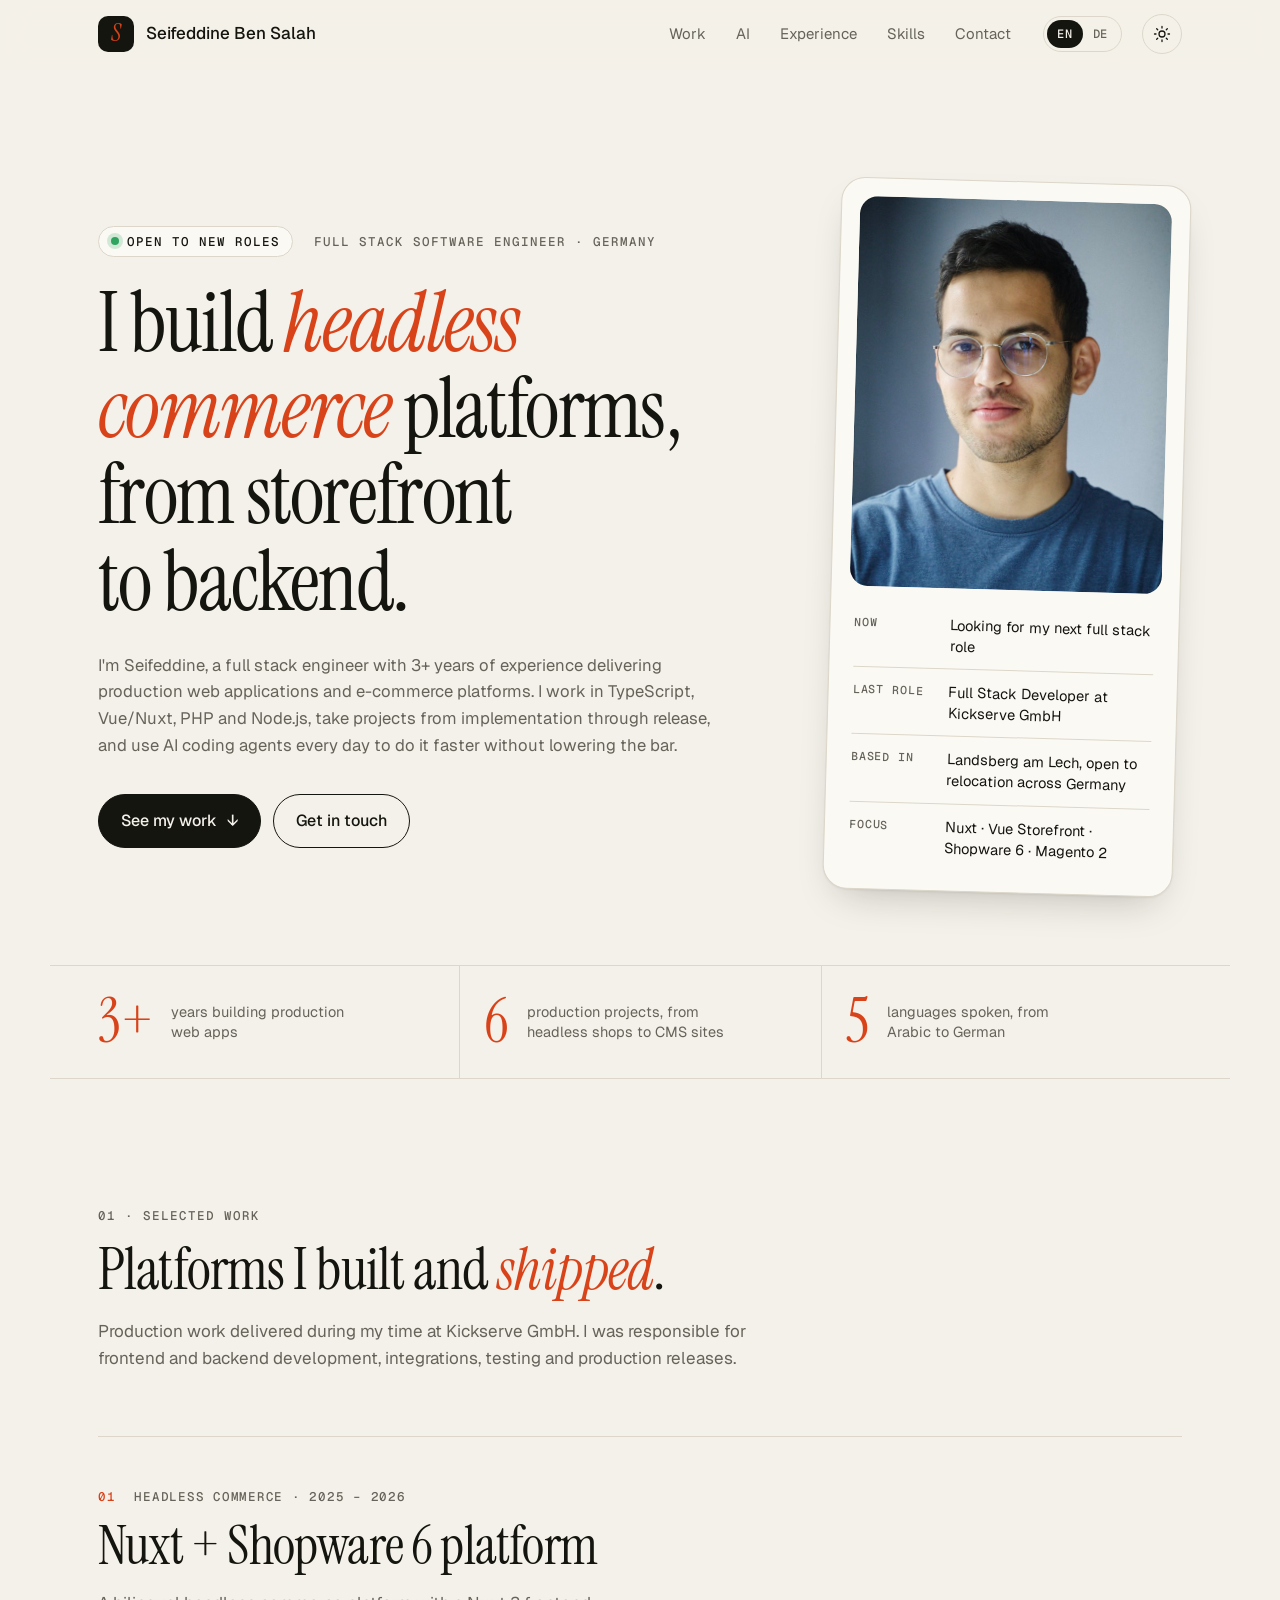
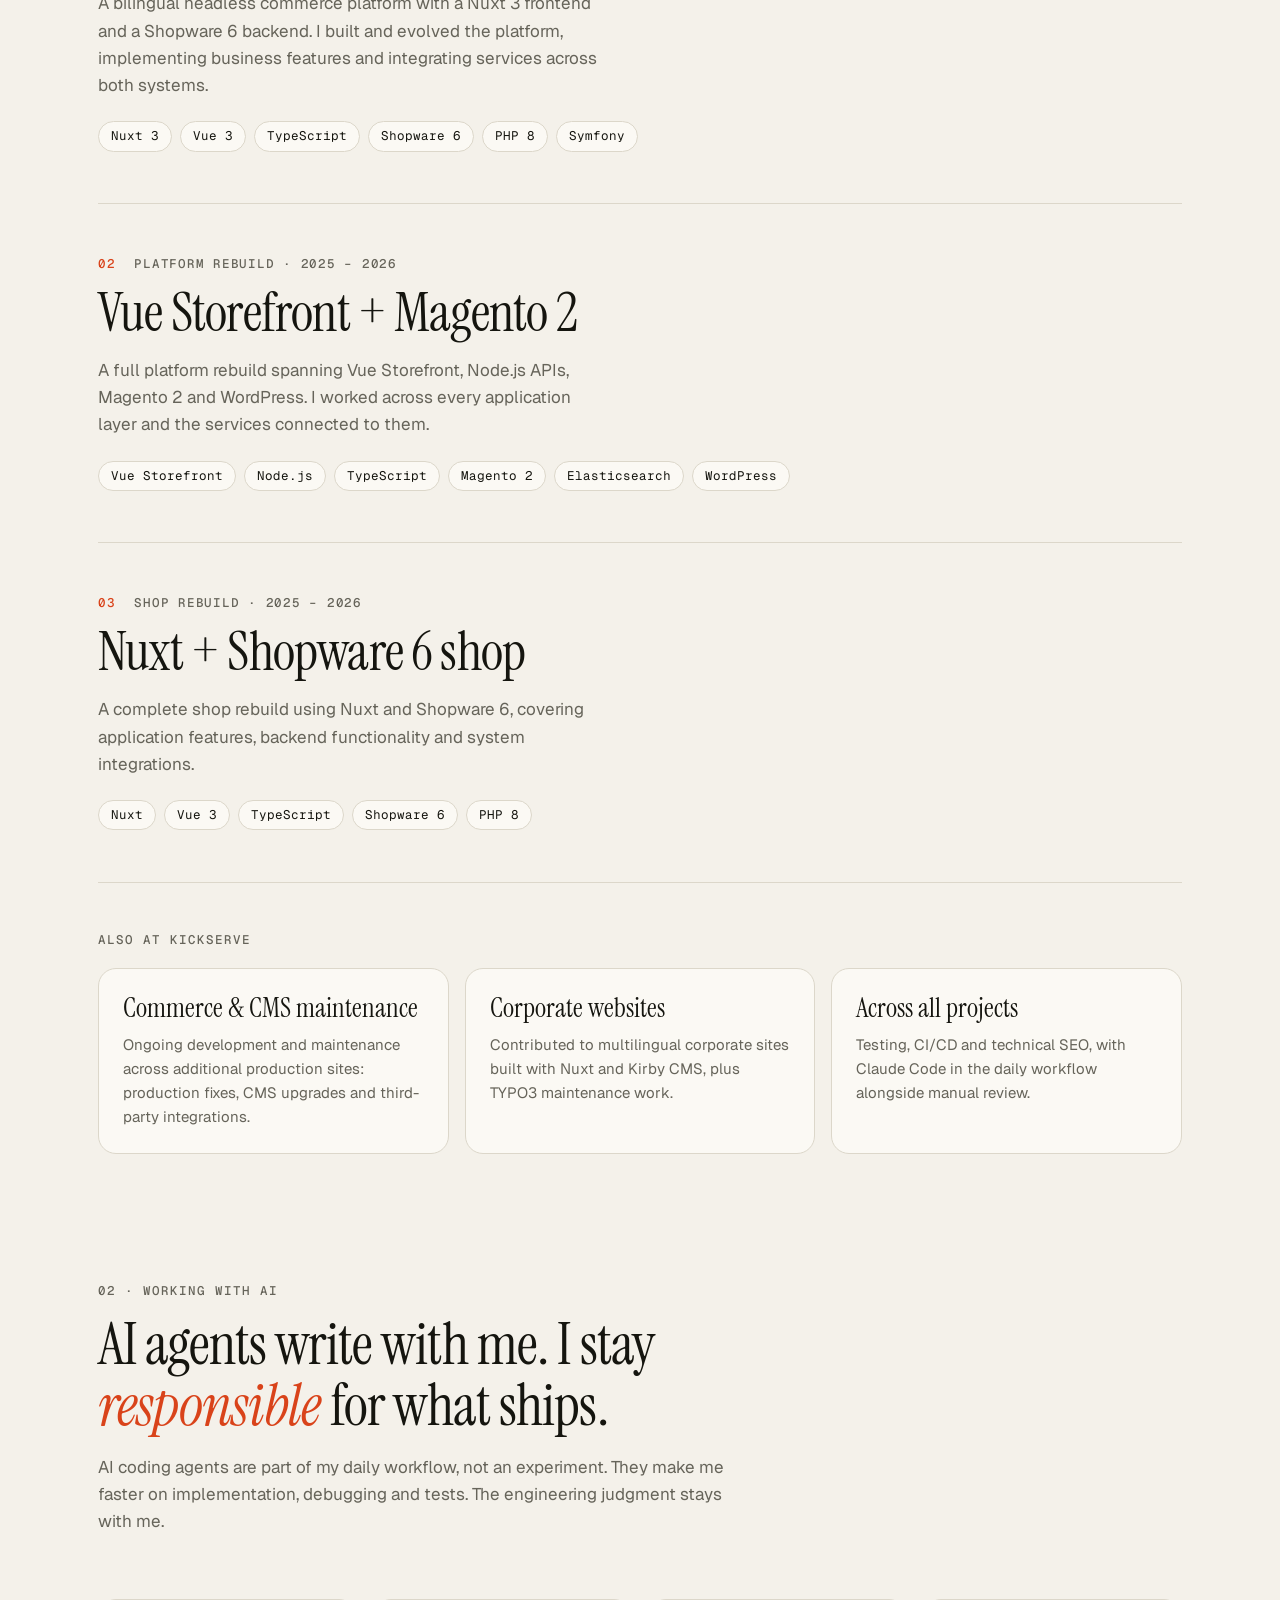
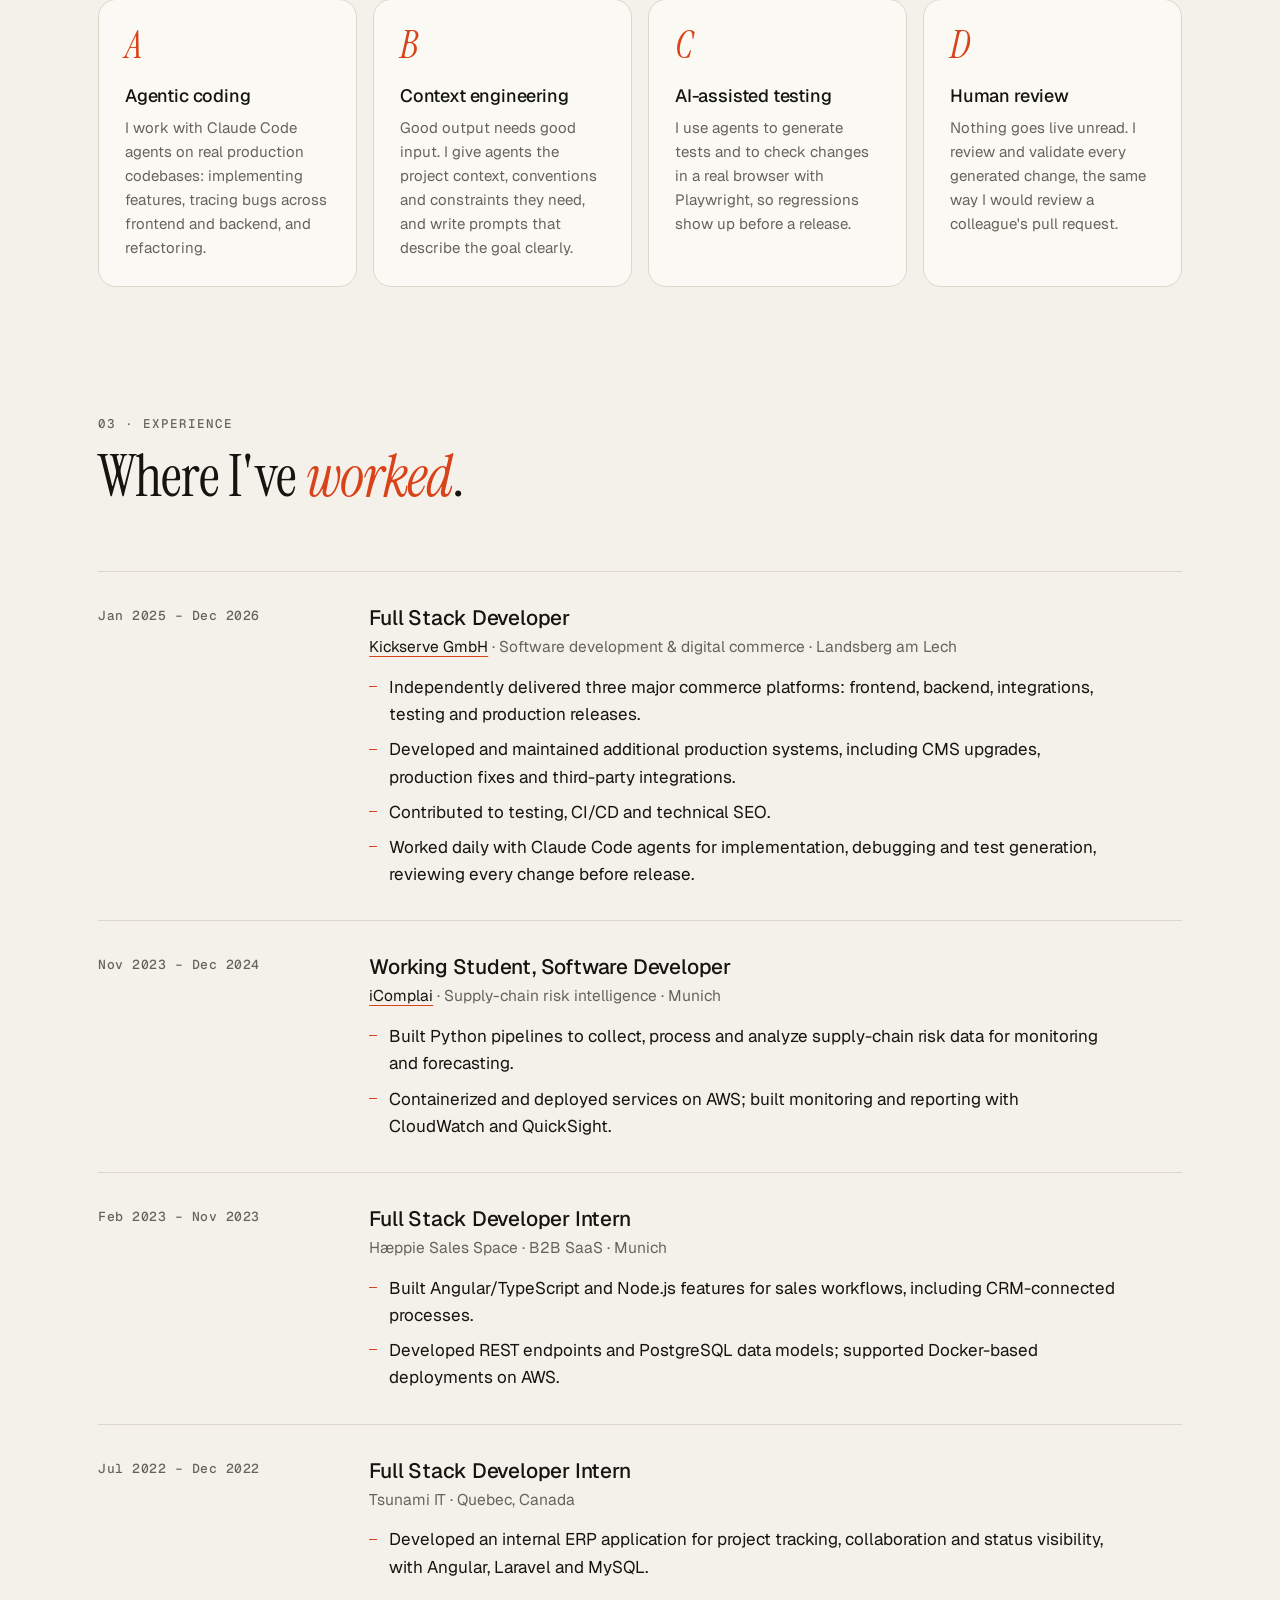
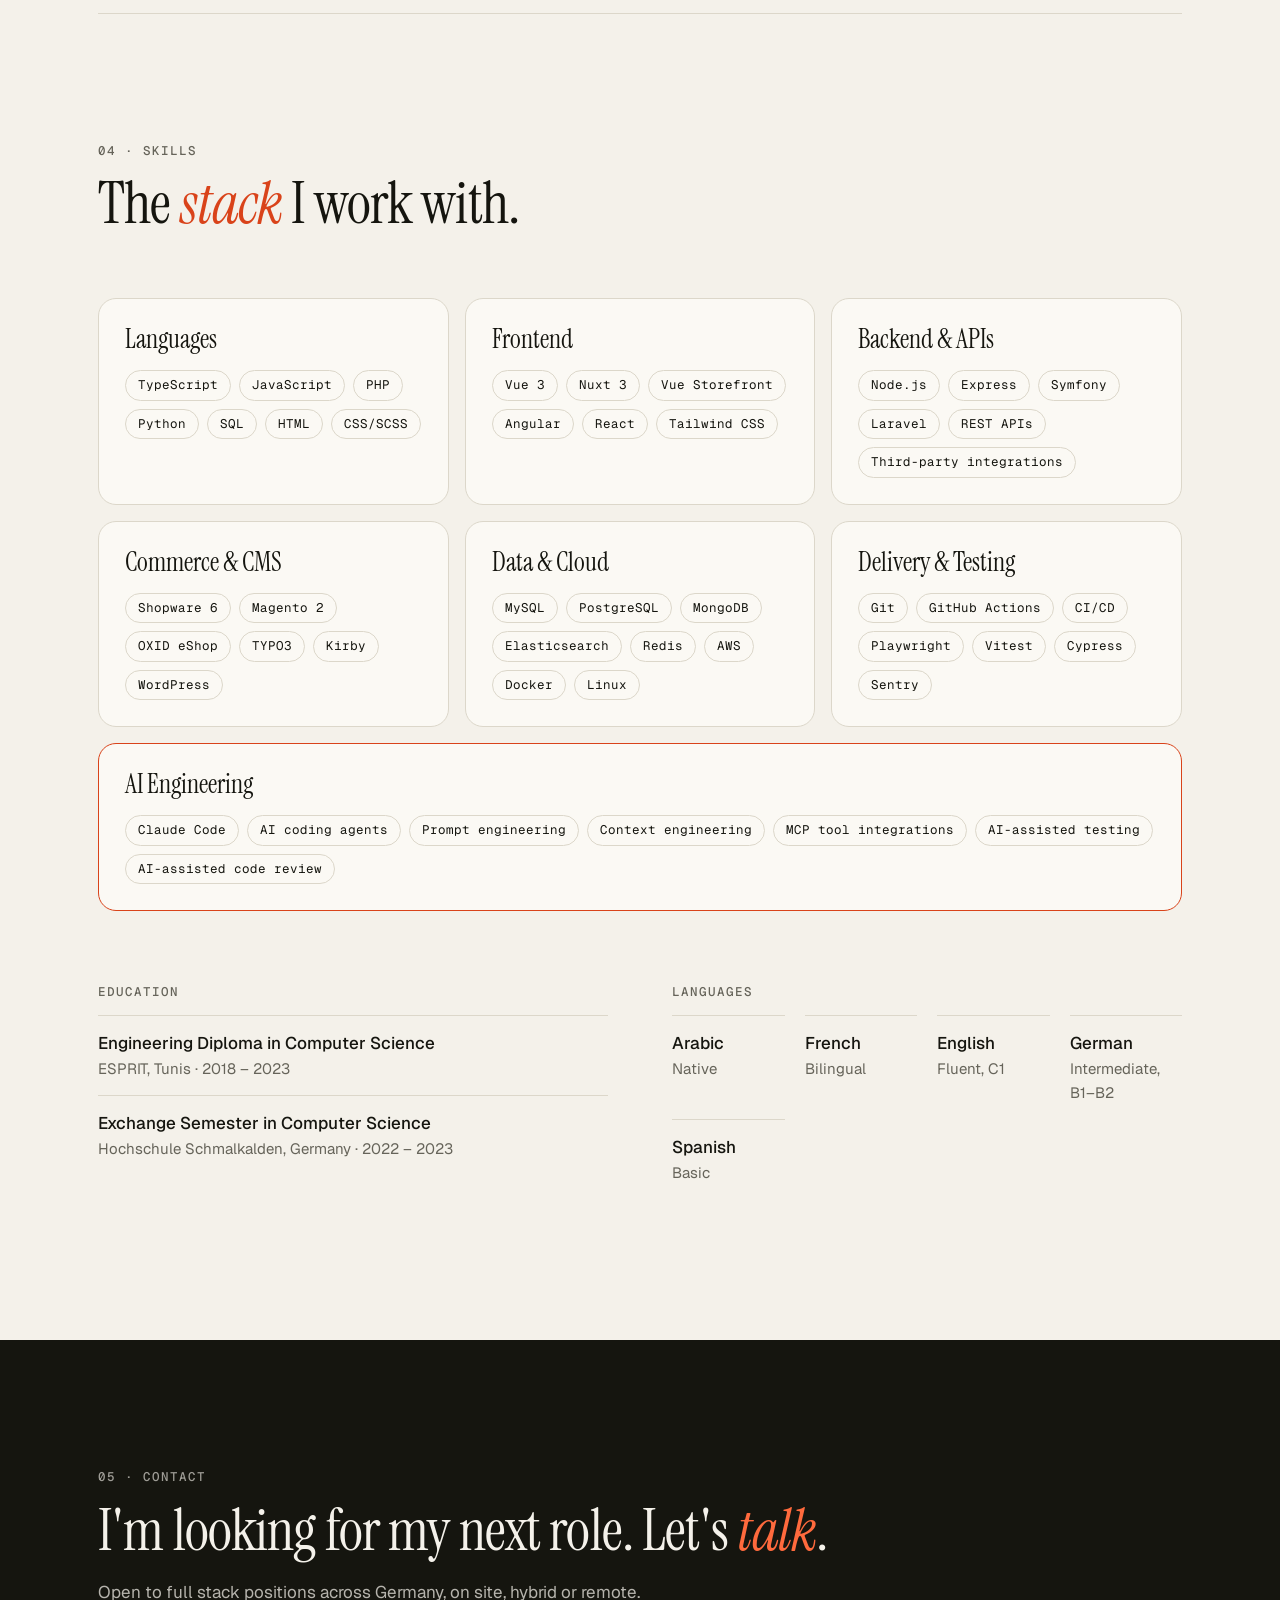
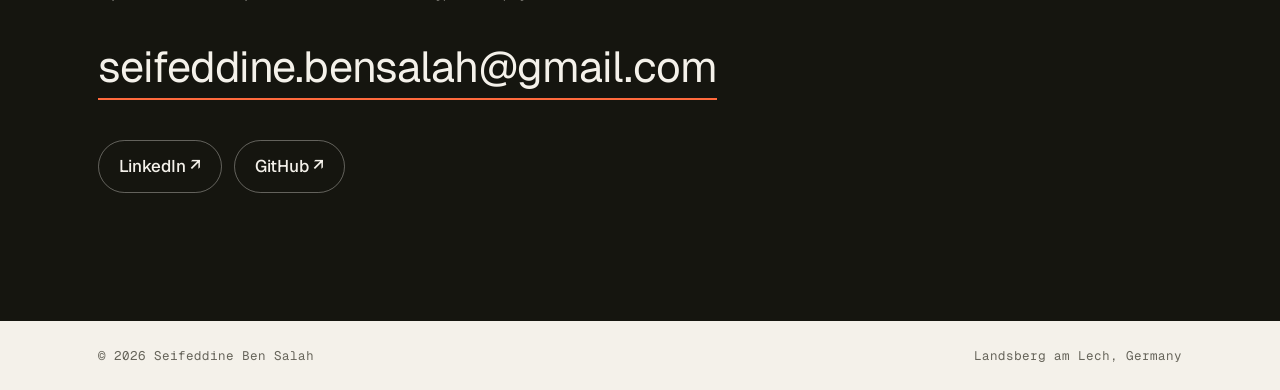
<file: index.html>
<!DOCTYPE html>
<html lang="en">

<head>
  <meta charset="utf-8">
  <meta name="viewport" content="width=device-width, initial-scale=1">
  <title>Seifeddine Ben Salah | Full Stack Software Engineer</title>
  <meta name="description"
    content="Portfolio of Seifeddine Ben Salah, Full Stack Software Engineer in Germany. Available in English and German.">
  <link rel="alternate" hreflang="en" href="https://seifeddinebs.github.io/myportfolio/en/">
  <link rel="alternate" hreflang="de" href="https://seifeddinebs.github.io/myportfolio/de/">
  <link rel="alternate" hreflang="x-default" href="https://seifeddinebs.github.io/myportfolio/">
  <script>
    // Send visitors to the German page if their browser prefers German, otherwise to English
    var lang = (navigator.language || 'en').toLowerCase();
    location.replace((lang.indexOf('de') === 0 ? 'de/' : 'en/') + location.hash);
  </script>
  <noscript>
    <meta http-equiv="refresh" content="0; url=en/">
  </noscript>
  <style>
    body { margin: 0; min-height: 100vh; display: grid; place-items: center; background: #f4f1ea; color: #15150f; font: 17px/1.6 system-ui, sans-serif; }
    a { color: inherit; margin: 0 10px; }
    @media (prefers-color-scheme: dark) { body { background: #0f0f0d; color: #efece3; } }
  </style>
</head>

<body>
  <p><a href="en/">English</a> <a href="de/">Deutsch</a></p>
</body>

</html>
</file>
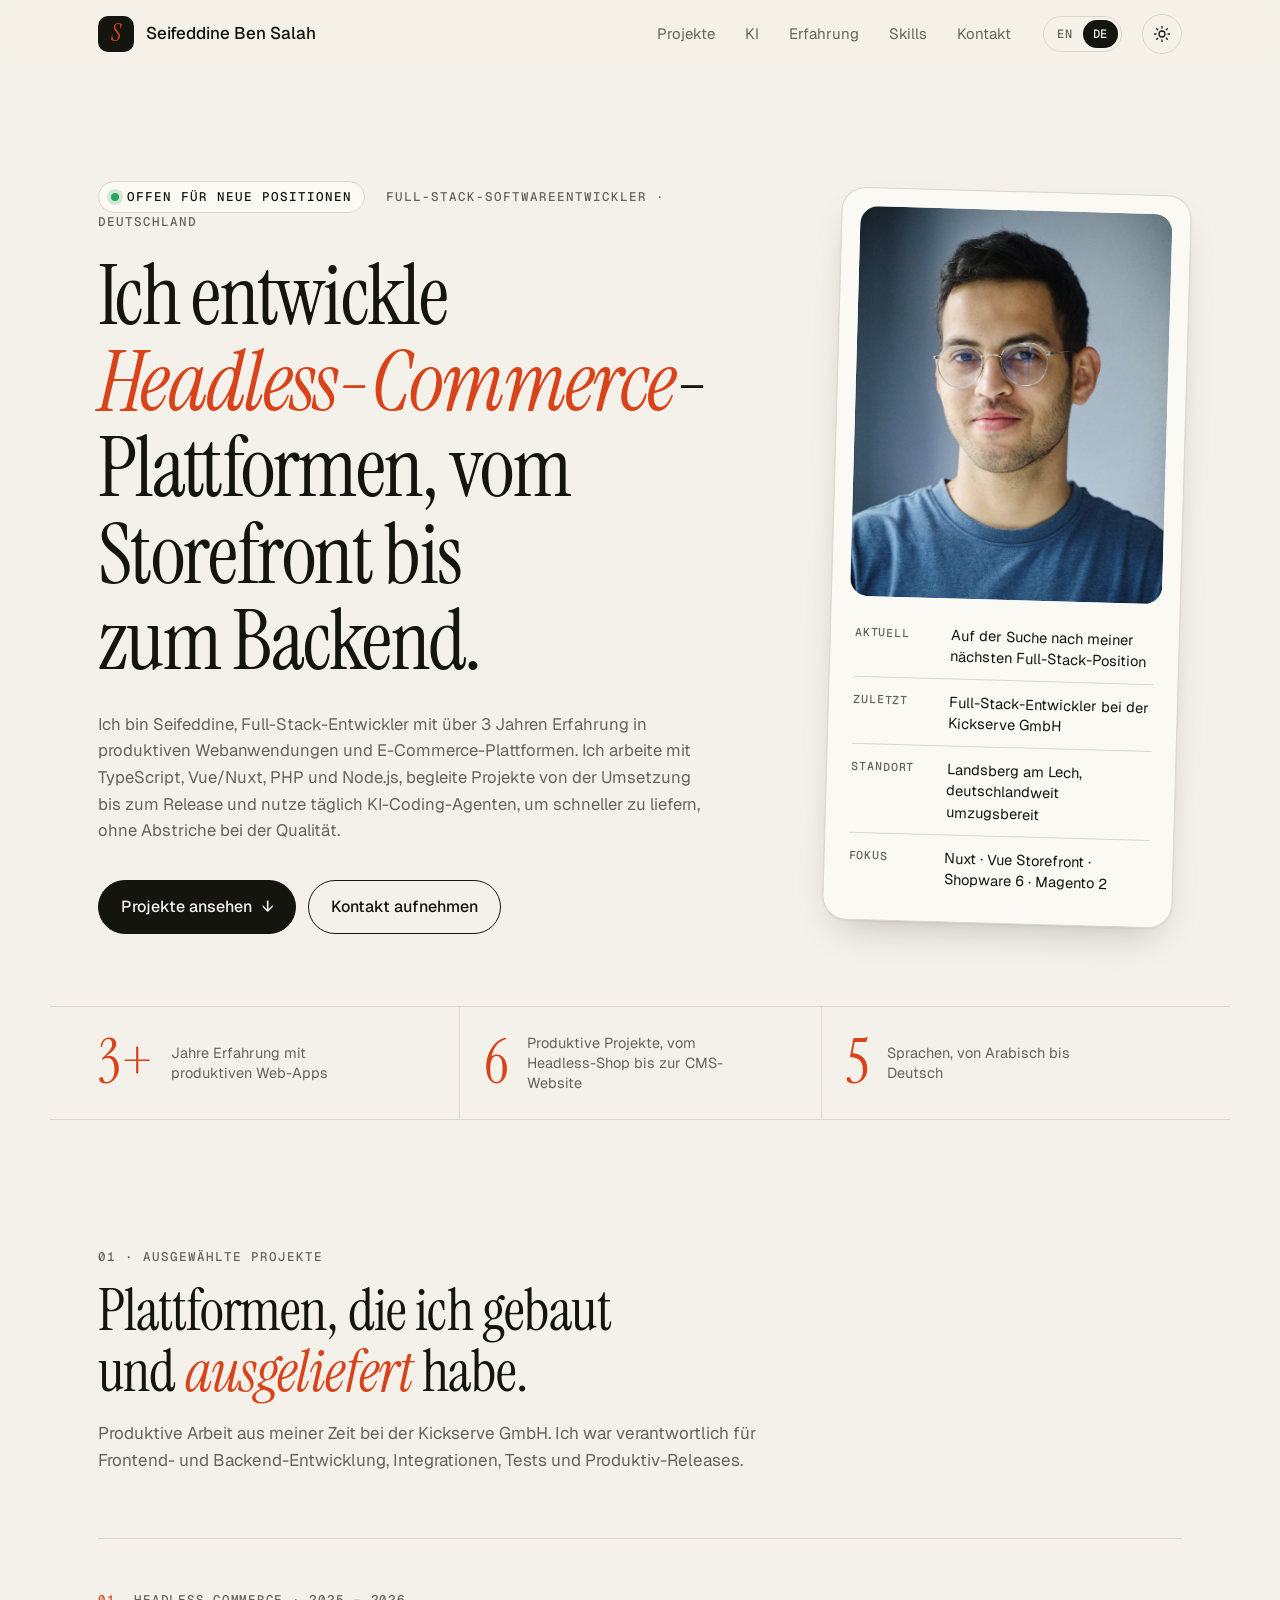
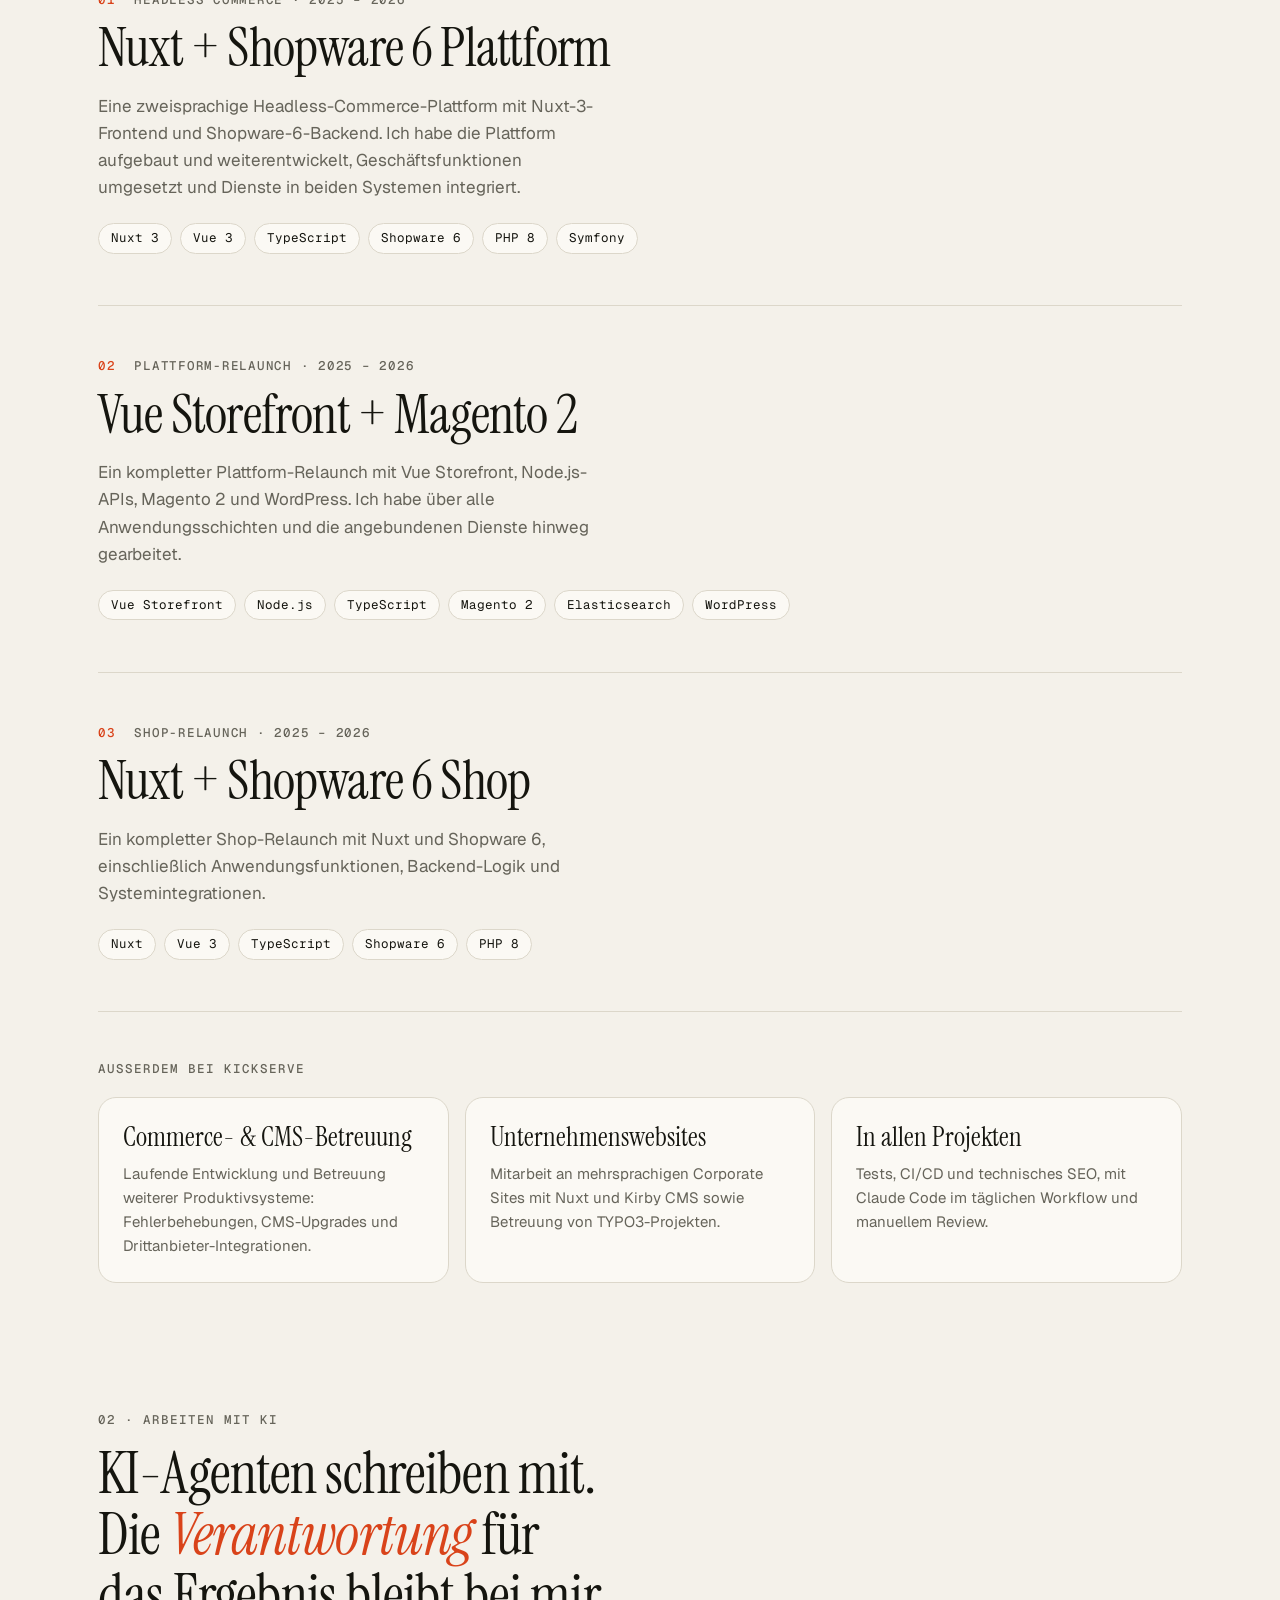
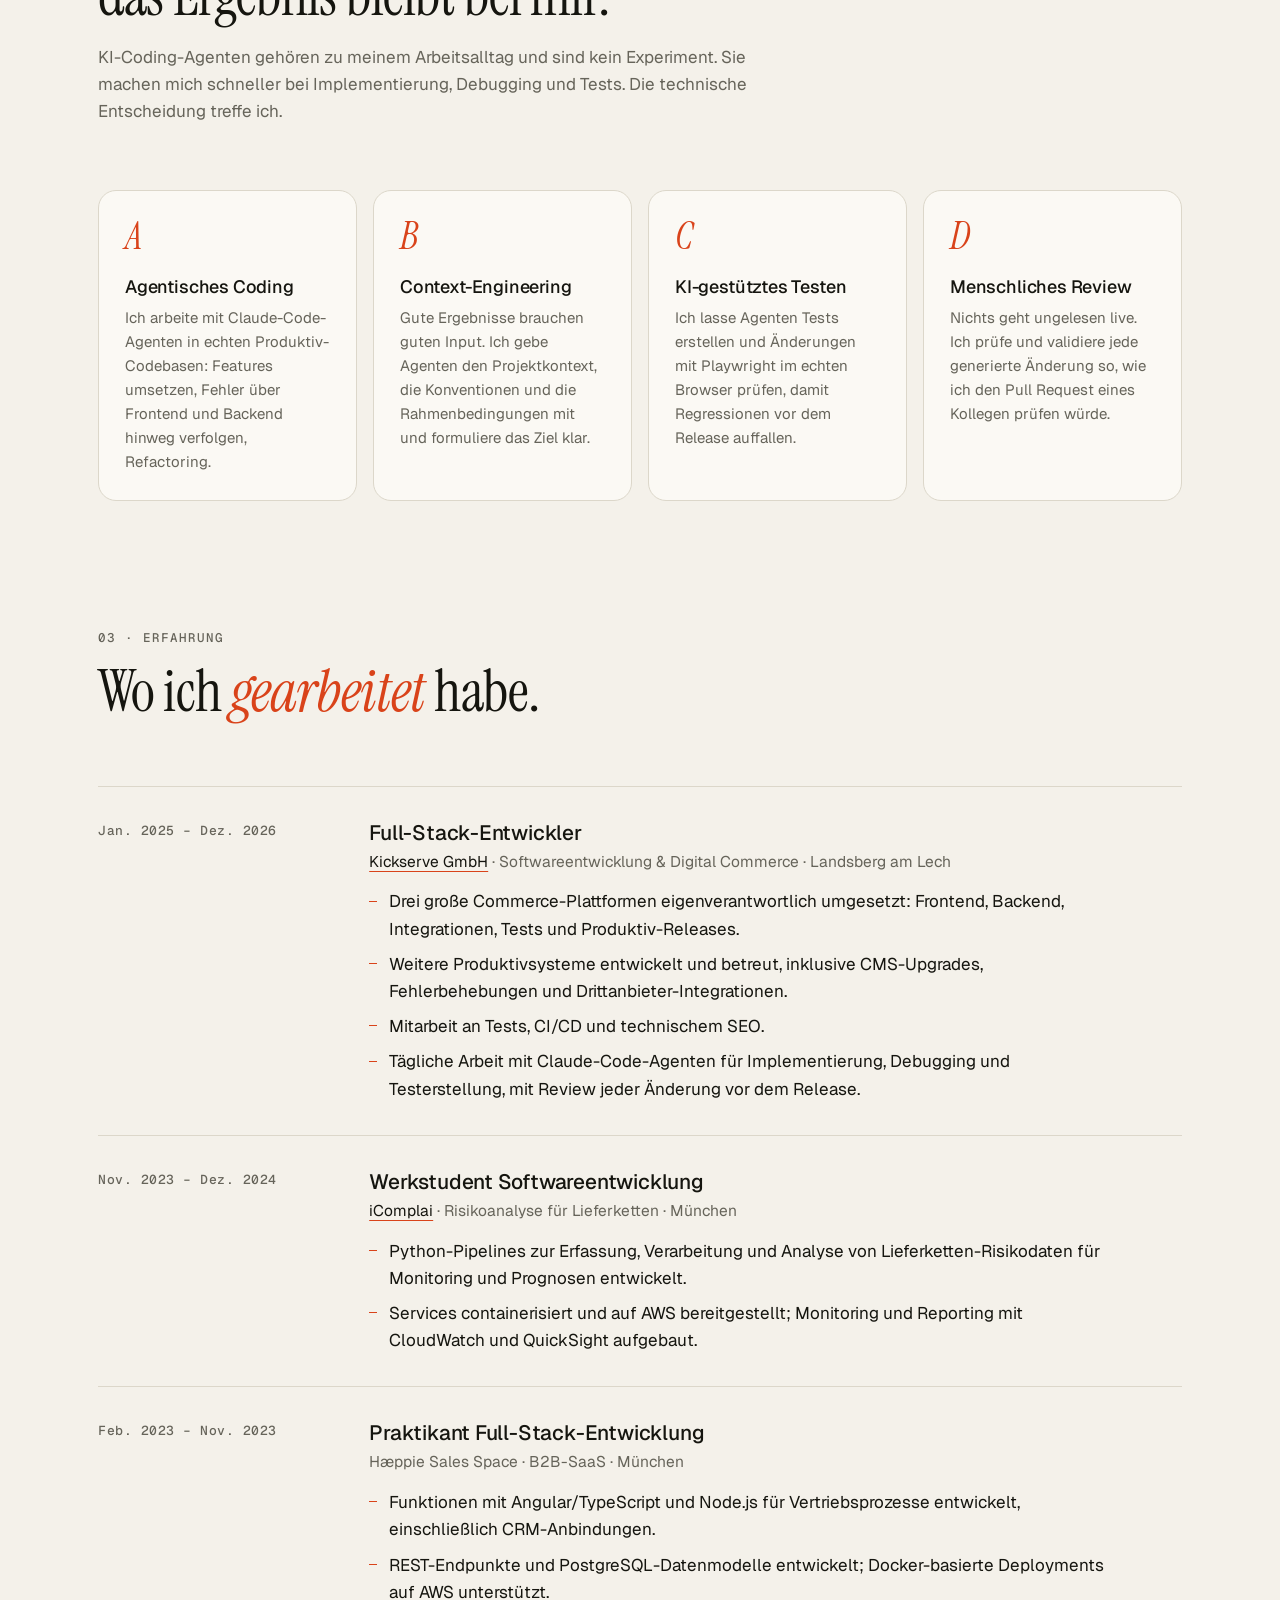
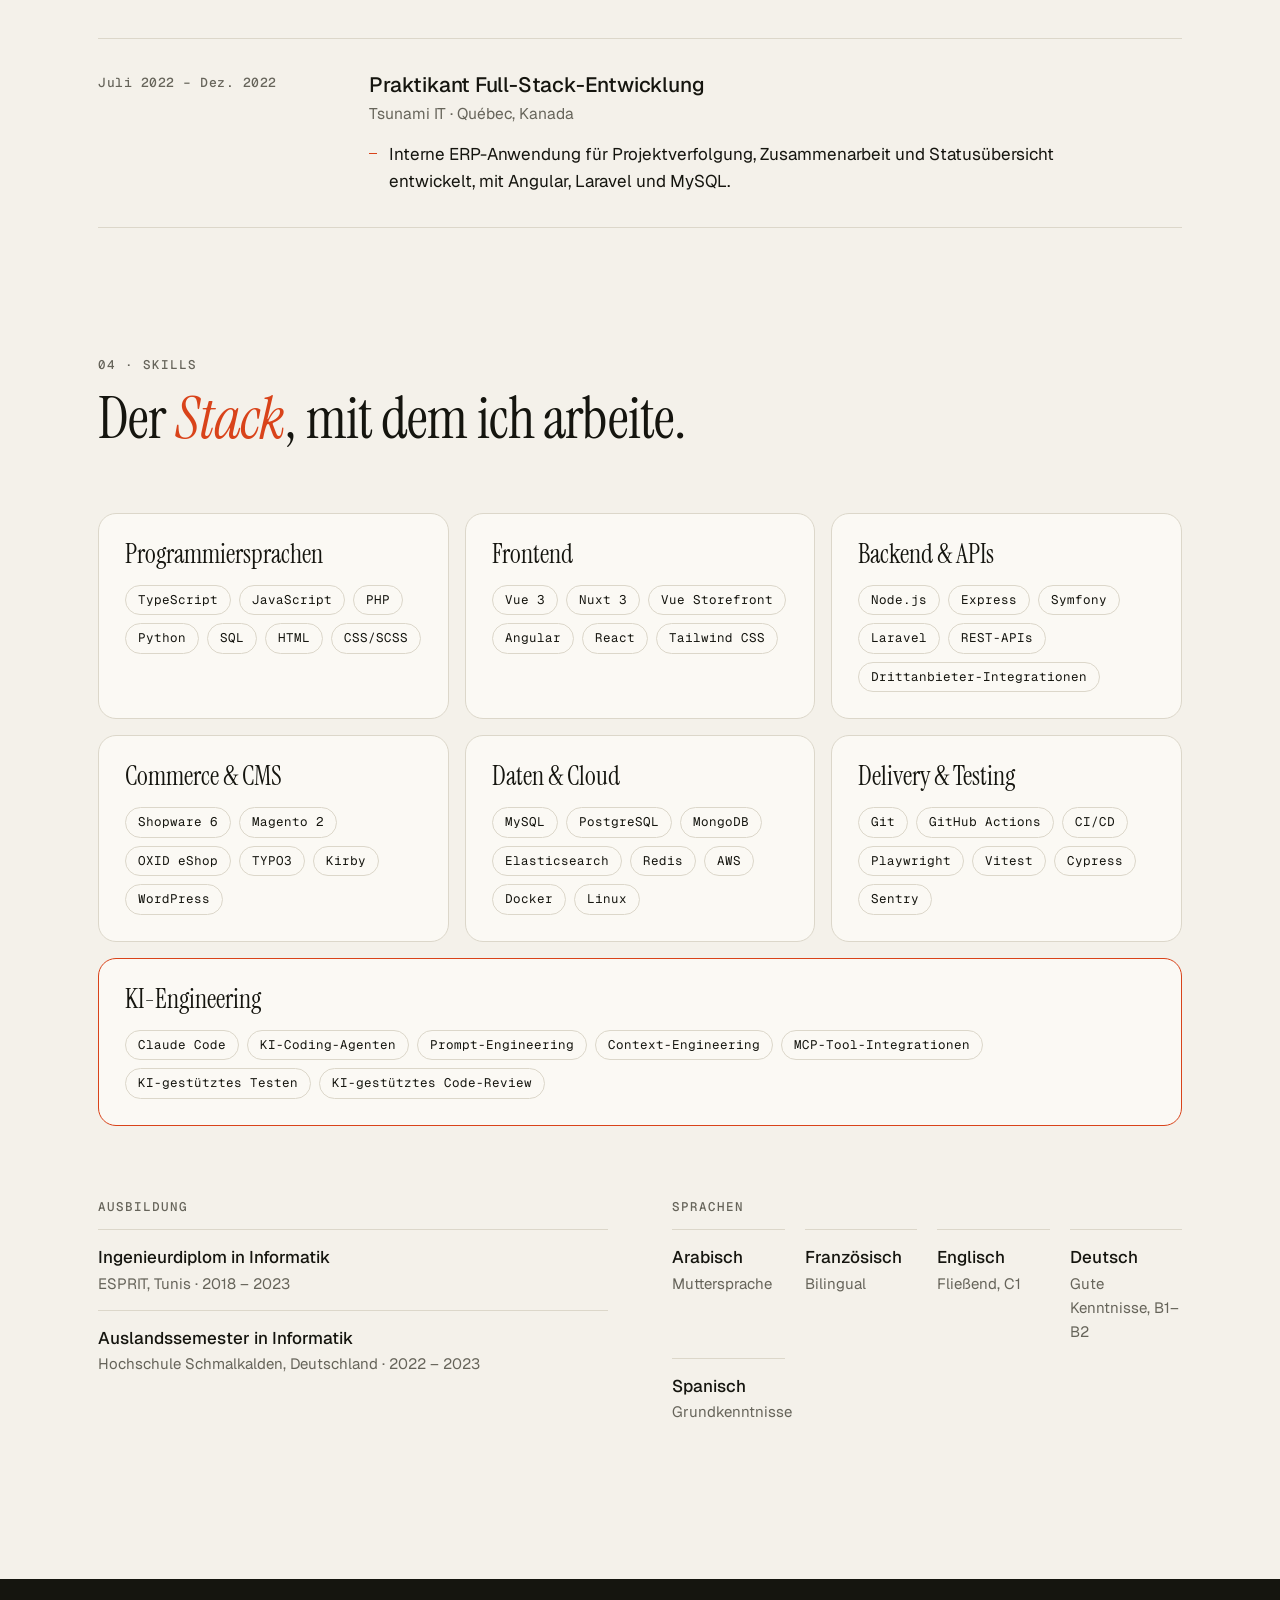
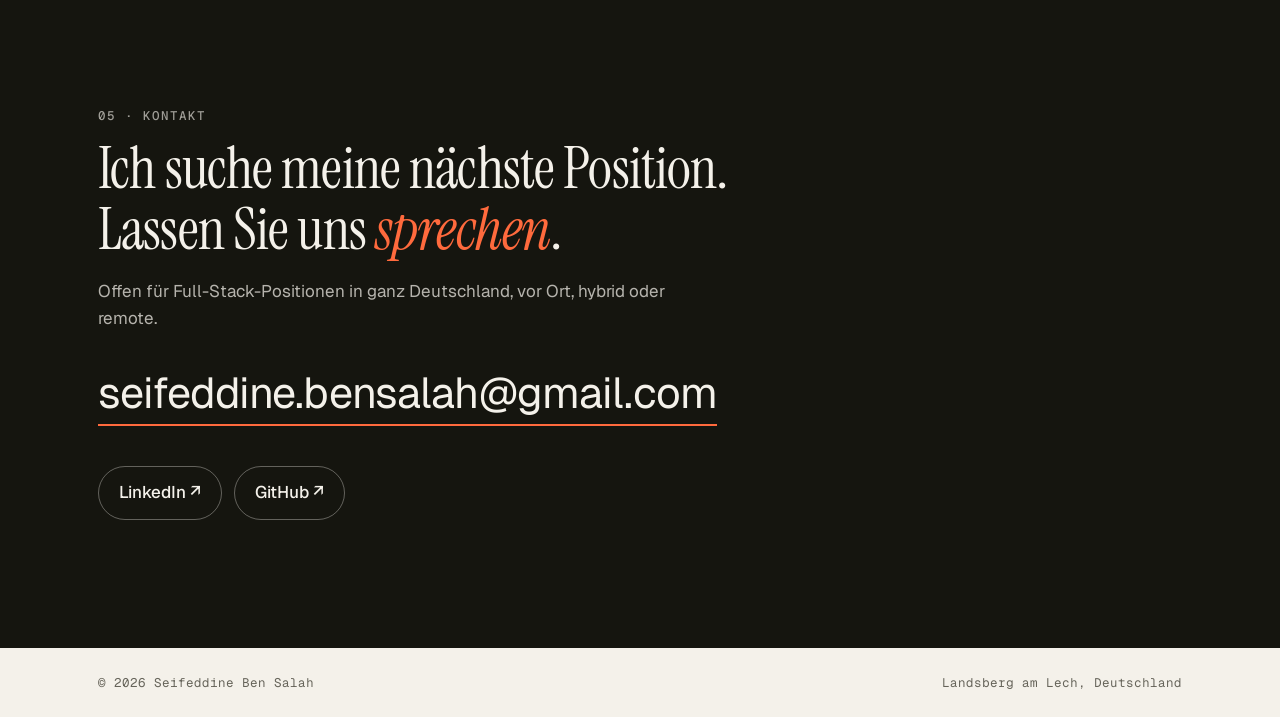
<file: de/index.html>
<!DOCTYPE html>
<html lang="de">

<head>
  <meta charset="utf-8">
  <meta name="viewport" content="width=device-width, initial-scale=1">
  <title>Seifeddine Ben Salah | Full-Stack-Softwareentwickler</title>
  <meta name="description"
    content="Full-Stack-Softwareentwickler in Deutschland, offen für neue Positionen. Ich entwickle Headless-Commerce-Plattformen mit TypeScript, Vue/Nuxt, PHP und Node.js und arbeite täglich mit KI-Coding-Agenten.">
  <meta name="author" content="Seifeddine Ben Salah">
  <meta name="theme-color" content="#f4f1ea" media="(prefers-color-scheme: light)">
  <meta name="theme-color" content="#0f0f0d" media="(prefers-color-scheme: dark)">

  <meta property="og:type" content="website">
  <meta property="og:locale" content="de_DE">
  <meta property="og:title" content="Seifeddine Ben Salah | Full-Stack-Softwareentwickler">
  <meta property="og:description"
    content="Ich entwickle Headless-Commerce-Plattformen mit TypeScript, Vue/Nuxt, PHP und Node.js.">
  <meta property="og:url" content="https://seifeddinebs.github.io/myportfolio/de/">
  <meta property="og:image" content="https://seifeddinebs.github.io/myportfolio/img/profile.jpg">

  <link rel="canonical" href="https://seifeddinebs.github.io/myportfolio/de/">
  <link rel="alternate" hreflang="en" href="https://seifeddinebs.github.io/myportfolio/en/">
  <link rel="alternate" hreflang="de" href="https://seifeddinebs.github.io/myportfolio/de/">
  <link rel="alternate" hreflang="x-default" href="https://seifeddinebs.github.io/myportfolio/">

  <link rel="icon"
    href="data:image/svg+xml,%3Csvg xmlns='http://www.w3.org/2000/svg' viewBox='0 0 64 64'%3E%3Crect width='64' height='64' rx='14' fill='%2315150f'/%3E%3Ctext x='32' y='43' font-family='Georgia,serif' font-style='italic' font-size='34' text-anchor='middle' fill='%23ff6a3d'%3ES%3C/text%3E%3C/svg%3E">

  <link rel="preconnect" href="https://fonts.googleapis.com">
  <link rel="preconnect" href="https://fonts.gstatic.com" crossorigin>
  <link
    href="https://fonts.googleapis.com/css2?family=Geist:wght@400;500;600&family=Geist+Mono:wght@400;500&family=Instrument+Serif:ital@0;1&display=swap"
    rel="stylesheet">
  <link rel="stylesheet" href="../assets/style.css">

  <script>
    // Apply the saved theme before first paint
    try {
      var t = localStorage.getItem('theme');
      if (t === 'light' || t === 'dark') document.documentElement.setAttribute('data-theme', t);
    } catch (e) { }
  </script>
</head>

<body>
  <a class="skip" href="#work">Zum Inhalt springen</a>

  <header class="nav" id="nav">
    <div class="wrap nav__inner">
      <a class="brand" href="#top" aria-label="Seifeddine Ben Salah, zurück nach oben">
        <span class="brand__mark">S</span>
        <span class="brand__name">Seifeddine Ben Salah</span>
      </a>
      <nav class="nav__links" aria-label="Abschnitte">
        <a href="#work">Projekte</a>
        <a href="#ai">KI</a>
        <a href="#experience">Erfahrung</a>
        <a href="#skills">Skills</a>
        <a href="#contact">Kontakt</a>
      </nav>
      <div class="lang" role="group" aria-label="Sprache">
        <a href="../en/" hreflang="en" lang="en" aria-label="English">EN</a>
        <a href="./" hreflang="de" lang="de" aria-current="true" aria-label="Deutsch">DE</a>
      </div>
      <button class="theme" id="theme" type="button" aria-label="Zwischen hellem und dunklem Design wechseln">
        <svg class="theme__sun" viewBox="0 0 24 24" aria-hidden="true">
          <circle cx="12" cy="12" r="4" />
          <path d="M12 2v2M12 20v2M4.9 4.9l1.4 1.4M17.7 17.7l1.4 1.4M2 12h2M20 12h2M4.9 19.1l1.4-1.4M17.7 6.3l1.4-1.4" />
        </svg>
        <svg class="theme__moon" viewBox="0 0 24 24" aria-hidden="true">
          <path d="M20 14.5A8 8 0 0 1 9.5 4a8 8 0 1 0 10.5 10.5z" />
        </svg>
      </button>
    </div>
  </header>

  <main id="top">

    <!-- ================= HERO ================= -->
    <section class="hero wrap">
      <div class="hero__text">
        <p class="eyebrow reveal"><span class="status"><i></i>Offen für neue Positionen</span>
          Full-Stack-Softwareentwickler · Deutschland</p>
        <h1 class="hero__title reveal">
          Ich entwickle <em>Headless-Commerce</em>-Plattformen, vom Storefront bis zum Backend.
        </h1>
        <p class="hero__lead reveal">
          Ich bin Seifeddine, Full-Stack-Entwickler mit über 3 Jahren Erfahrung in produktiven Webanwendungen
          und E-Commerce-Plattformen. Ich arbeite mit TypeScript, Vue/Nuxt, PHP und Node.js, begleite Projekte
          von der Umsetzung bis zum Release und nutze täglich KI-Coding-Agenten, um schneller zu liefern, ohne
          Abstriche bei der Qualität.
        </p>
        <div class="hero__cta reveal">
          <a class="btn btn--solid" href="#work">Projekte ansehen <span aria-hidden="true">↓</span></a>
          <a class="btn" href="mailto:seifeddine.bensalah@gmail.com">Kontakt aufnehmen</a>
        </div>
      </div>

      <aside class="hero__card reveal">
        <div class="portrait">
          <img src="../img/profile.jpg" width="640" height="800" alt="Porträt von Seifeddine Ben Salah">
        </div>
        <dl class="facts">
          <div>
            <dt>Aktuell</dt>
            <dd>Auf der Suche nach meiner nächsten Full-Stack-Position</dd>
          </div>
          <div>
            <dt>Zuletzt</dt>
            <dd>Full-Stack-Entwickler bei der Kickserve GmbH</dd>
          </div>
          <div>
            <dt>Standort</dt>
            <dd>Landsberg am Lech, deutschlandweit umzugsbereit</dd>
          </div>
          <div>
            <dt>Fokus</dt>
            <dd>Nuxt · Vue Storefront · Shopware 6 · Magento 2</dd>
          </div>
        </dl>
      </aside>
    </section>

    <section class="stats wrap" aria-label="Eckdaten">
      <div class="stat reveal"><b>3+</b><span>Jahre Erfahrung mit produktiven Web-Apps</span></div>
      <div class="stat reveal"><b>6</b><span>Produktive Projekte, vom Headless-Shop bis zur CMS-Website</span></div>
      <div class="stat reveal"><b>5</b><span>Sprachen, von Arabisch bis Deutsch</span></div>
    </section>

    <!-- ================= PROJEKTE ================= -->
    <section class="section wrap" id="work">
      <header class="section__head reveal">
        <p class="eyebrow">01 · Ausgewählte Projekte</p>
        <h2>Plattformen, die ich gebaut und <em>ausgeliefert</em> habe.</h2>
        <p class="section__note">Produktive Arbeit aus meiner Zeit bei der Kickserve GmbH. Ich war verantwortlich
          für Frontend- und Backend-Entwicklung, Integrationen, Tests und Produktiv-Releases.</p>
      </header>

      <article class="project reveal">
        <div class="project__body">
          <p class="project__meta"><span>01</span> Headless Commerce · 2025 – 2026</p>
          <h3>Nuxt + Shopware 6 Plattform</h3>
          <p>Eine zweisprachige Headless-Commerce-Plattform mit Nuxt-3-Frontend und Shopware-6-Backend. Ich
            habe die Plattform aufgebaut und weiterentwickelt, Geschäftsfunktionen umgesetzt und Dienste in
            beiden Systemen integriert.</p>
          <ul class="tags">
            <li>Nuxt 3</li>
            <li>Vue 3</li>
            <li>TypeScript</li>
            <li>Shopware 6</li>
            <li>PHP 8</li>
            <li>Symfony</li>
          </ul>
        </div>
      </article>

      <article class="project reveal">
        <div class="project__body">
          <p class="project__meta"><span>02</span> Plattform-Relaunch · 2025 – 2026</p>
          <h3>Vue Storefront + Magento 2</h3>
          <p>Ein kompletter Plattform-Relaunch mit Vue Storefront, Node.js-APIs, Magento 2 und WordPress. Ich
            habe über alle Anwendungsschichten und die angebundenen Dienste hinweg gearbeitet.</p>
          <ul class="tags">
            <li>Vue Storefront</li>
            <li>Node.js</li>
            <li>TypeScript</li>
            <li>Magento 2</li>
            <li>Elasticsearch</li>
            <li>WordPress</li>
          </ul>
        </div>
      </article>

      <article class="project reveal">
        <div class="project__body">
          <p class="project__meta"><span>03</span> Shop-Relaunch · 2025 – 2026</p>
          <h3>Nuxt + Shopware 6 Shop</h3>
          <p>Ein kompletter Shop-Relaunch mit Nuxt und Shopware 6, einschließlich Anwendungsfunktionen,
            Backend-Logik und Systemintegrationen.</p>
          <ul class="tags">
            <li>Nuxt</li>
            <li>Vue 3</li>
            <li>TypeScript</li>
            <li>Shopware 6</li>
            <li>PHP 8</li>
          </ul>
        </div>
      </article>

      <div class="more reveal">
        <p class="eyebrow">Außerdem bei Kickserve</p>
        <div class="more__grid">
          <div class="mini">
            <h4>Commerce- &amp; CMS-Betreuung</h4>
            <p>Laufende Entwicklung und Betreuung weiterer Produktivsysteme: Fehlerbehebungen, CMS-Upgrades
              und Drittanbieter-Integrationen.</p>
          </div>
          <div class="mini">
            <h4>Unternehmenswebsites</h4>
            <p>Mitarbeit an mehrsprachigen Corporate Sites mit Nuxt und Kirby CMS sowie Betreuung von
              TYPO3-Projekten.</p>
          </div>
          <div class="mini">
            <h4>In allen Projekten</h4>
            <p>Tests, CI/CD und technisches SEO, mit Claude Code im täglichen Workflow und manuellem Review.</p>
          </div>
        </div>
      </div>
    </section>

    <!-- ================= KI ================= -->
    <section class="section wrap" id="ai">
      <header class="section__head reveal">
        <p class="eyebrow">02 · Arbeiten mit KI</p>
        <h2>KI-Agenten schreiben mit. Die <em>Verantwortung</em> für das Ergebnis bleibt bei mir.</h2>
        <p class="section__note">KI-Coding-Agenten gehören zu meinem Arbeitsalltag und sind kein Experiment. Sie
          machen mich schneller bei Implementierung, Debugging und Tests. Die technische Entscheidung treffe
          ich.</p>
      </header>

      <div class="ai">
        <div class="ai__card reveal">
          <span>A</span>
          <h3>Agentisches Coding</h3>
          <p>Ich arbeite mit Claude-Code-Agenten in echten Produktiv-Codebasen: Features umsetzen, Fehler über
            Frontend und Backend hinweg verfolgen, Refactoring.</p>
        </div>
        <div class="ai__card reveal">
          <span>B</span>
          <h3>Context-Engineering</h3>
          <p>Gute Ergebnisse brauchen guten Input. Ich gebe Agenten den Projektkontext, die Konventionen und
            die Rahmenbedingungen mit und formuliere das Ziel klar.</p>
        </div>
        <div class="ai__card reveal">
          <span>C</span>
          <h3>KI-gestütztes Testen</h3>
          <p>Ich lasse Agenten Tests erstellen und Änderungen mit Playwright im echten Browser prüfen, damit
            Regressionen vor dem Release auffallen.</p>
        </div>
        <div class="ai__card reveal">
          <span>D</span>
          <h3>Menschliches Review</h3>
          <p>Nichts geht ungelesen live. Ich prüfe und validiere jede generierte Änderung so, wie ich den Pull
            Request eines Kollegen prüfen würde.</p>
        </div>
      </div>
    </section>

    <!-- ================= ERFAHRUNG ================= -->
    <section class="section wrap" id="experience">
      <header class="section__head reveal">
        <p class="eyebrow">03 · Erfahrung</p>
        <h2>Wo ich <em>gearbeitet</em> habe.</h2>
      </header>

      <ol class="timeline">
        <li class="job reveal">
          <p class="job__date">Jan. 2025 – Dez. 2026</p>
          <div>
            <h3>Full-Stack-Entwickler</h3>
            <p class="job__org"><a href="https://kickserve.de/" target="_blank" rel="noopener">Kickserve GmbH</a>
              · Softwareentwicklung &amp; Digital Commerce · Landsberg am Lech</p>
            <ul>
              <li>Drei große Commerce-Plattformen eigenverantwortlich umgesetzt: Frontend, Backend,
                Integrationen, Tests und Produktiv-Releases.</li>
              <li>Weitere Produktivsysteme entwickelt und betreut, inklusive CMS-Upgrades, Fehlerbehebungen und
                Drittanbieter-Integrationen.</li>
              <li>Mitarbeit an Tests, CI/CD und technischem SEO.</li>
              <li>Tägliche Arbeit mit Claude-Code-Agenten für Implementierung, Debugging und Testerstellung,
                mit Review jeder Änderung vor dem Release.</li>
            </ul>
          </div>
        </li>
        <li class="job reveal">
          <p class="job__date">Nov. 2023 – Dez. 2024</p>
          <div>
            <h3>Werkstudent Softwareentwicklung</h3>
            <p class="job__org"><a href="https://www.icomplai.com/" target="_blank" rel="noopener">iComplai</a>
              · Risikoanalyse für Lieferketten · München</p>
            <ul>
              <li>Python-Pipelines zur Erfassung, Verarbeitung und Analyse von Lieferketten-Risikodaten für
                Monitoring und Prognosen entwickelt.</li>
              <li>Services containerisiert und auf AWS bereitgestellt; Monitoring und Reporting mit CloudWatch
                und QuickSight aufgebaut.</li>
            </ul>
          </div>
        </li>
        <li class="job reveal">
          <p class="job__date">Feb. 2023 – Nov. 2023</p>
          <div>
            <h3>Praktikant Full-Stack-Entwicklung</h3>
            <p class="job__org">Hæppie Sales Space · B2B-SaaS · München</p>
            <ul>
              <li>Funktionen mit Angular/TypeScript und Node.js für Vertriebsprozesse entwickelt,
                einschließlich CRM-Anbindungen.</li>
              <li>REST-Endpunkte und PostgreSQL-Datenmodelle entwickelt; Docker-basierte Deployments auf AWS
                unterstützt.</li>
            </ul>
          </div>
        </li>
        <li class="job reveal">
          <p class="job__date">Juli 2022 – Dez. 2022</p>
          <div>
            <h3>Praktikant Full-Stack-Entwicklung</h3>
            <p class="job__org">Tsunami IT · Québec, Kanada</p>
            <ul>
              <li>Interne ERP-Anwendung für Projektverfolgung, Zusammenarbeit und Statusübersicht entwickelt,
                mit Angular, Laravel und MySQL.</li>
            </ul>
          </div>
        </li>
      </ol>
    </section>

    <!-- ================= SKILLS ================= -->
    <section class="section wrap" id="skills">
      <header class="section__head reveal">
        <p class="eyebrow">04 · Skills</p>
        <h2>Der <em>Stack</em>, mit dem ich arbeite.</h2>
      </header>

      <div class="skills">
        <div class="skill reveal">
          <h3>Programmiersprachen</h3>
          <ul class="tags">
            <li>TypeScript</li>
            <li>JavaScript</li>
            <li>PHP</li>
            <li>Python</li>
            <li>SQL</li>
            <li>HTML</li>
            <li>CSS/SCSS</li>
          </ul>
        </div>
        <div class="skill reveal">
          <h3>Frontend</h3>
          <ul class="tags">
            <li>Vue 3</li>
            <li>Nuxt 3</li>
            <li>Vue Storefront</li>
            <li>Angular</li>
            <li>React</li>
            <li>Tailwind CSS</li>
          </ul>
        </div>
        <div class="skill reveal">
          <h3>Backend &amp; APIs</h3>
          <ul class="tags">
            <li>Node.js</li>
            <li>Express</li>
            <li>Symfony</li>
            <li>Laravel</li>
            <li>REST-APIs</li>
            <li>Drittanbieter-Integrationen</li>
          </ul>
        </div>
        <div class="skill reveal">
          <h3>Commerce &amp; CMS</h3>
          <ul class="tags">
            <li>Shopware 6</li>
            <li>Magento 2</li>
            <li>OXID eShop</li>
            <li>TYPO3</li>
            <li>Kirby</li>
            <li>WordPress</li>
          </ul>
        </div>
        <div class="skill reveal">
          <h3>Daten &amp; Cloud</h3>
          <ul class="tags">
            <li>MySQL</li>
            <li>PostgreSQL</li>
            <li>MongoDB</li>
            <li>Elasticsearch</li>
            <li>Redis</li>
            <li>AWS</li>
            <li>Docker</li>
            <li>Linux</li>
          </ul>
        </div>
        <div class="skill reveal">
          <h3>Delivery &amp; Testing</h3>
          <ul class="tags">
            <li>Git</li>
            <li>GitHub Actions</li>
            <li>CI/CD</li>
            <li>Playwright</li>
            <li>Vitest</li>
            <li>Cypress</li>
            <li>Sentry</li>
          </ul>
        </div>
        <div class="skill skill--wide reveal">
          <h3>KI-Engineering</h3>
          <ul class="tags">
            <li>Claude Code</li>
            <li>KI-Coding-Agenten</li>
            <li>Prompt-Engineering</li>
            <li>Context-Engineering</li>
            <li>MCP-Tool-Integrationen</li>
            <li>KI-gestütztes Testen</li>
            <li>KI-gestütztes Code-Review</li>
          </ul>
        </div>
      </div>

      <div class="duo">
        <div class="reveal">
          <p class="eyebrow">Ausbildung</p>
          <ul class="plain">
            <li><b>Ingenieurdiplom in Informatik</b><span>ESPRIT, Tunis · 2018 – 2023</span></li>
            <li><b>Auslandssemester in Informatik</b><span>Hochschule Schmalkalden, Deutschland · 2022 –
                2023</span></li>
          </ul>
        </div>
        <div class="reveal">
          <p class="eyebrow">Sprachen</p>
          <ul class="plain plain--row">
            <li><b>Arabisch</b><span>Muttersprache</span></li>
            <li><b>Französisch</b><span>Bilingual</span></li>
            <li><b>Englisch</b><span>Fließend, C1</span></li>
            <li><b>Deutsch</b><span>Gute Kenntnisse, B1–B2</span></li>
            <li><b>Spanisch</b><span>Grundkenntnisse</span></li>
          </ul>
        </div>
      </div>
    </section>

    <!-- ================= KONTAKT ================= -->
    <section class="contact" id="contact">
      <div class="wrap reveal">
        <p class="eyebrow">05 · Kontakt</p>
        <h2>Ich suche meine nächste Position. Lassen Sie uns <em>sprechen</em>.</h2>
        <p class="contact__note">Offen für Full-Stack-Positionen in ganz Deutschland, vor Ort, hybrid oder
          remote.</p>
        <a class="contact__mail" href="mailto:seifeddine.bensalah@gmail.com">seifeddine.bensalah@gmail.com</a>
        <div class="contact__links">
          <a href="https://www.linkedin.com/in/seifeddinebensalah/" target="_blank" rel="noopener">LinkedIn <span
              aria-hidden="true">↗</span></a>
          <a href="https://github.com/SeifeddineBS" target="_blank" rel="noopener">GitHub <span
              aria-hidden="true">↗</span></a>
        </div>
      </div>
    </section>
  </main>

  <footer class="footer wrap">
    <span>© <span id="year">2026</span> Seifeddine Ben Salah</span>
    <span>Landsberg am Lech, Deutschland</span>
  </footer>

  <script src="../assets/main.js" defer></script>
</body>

</html>
</file>
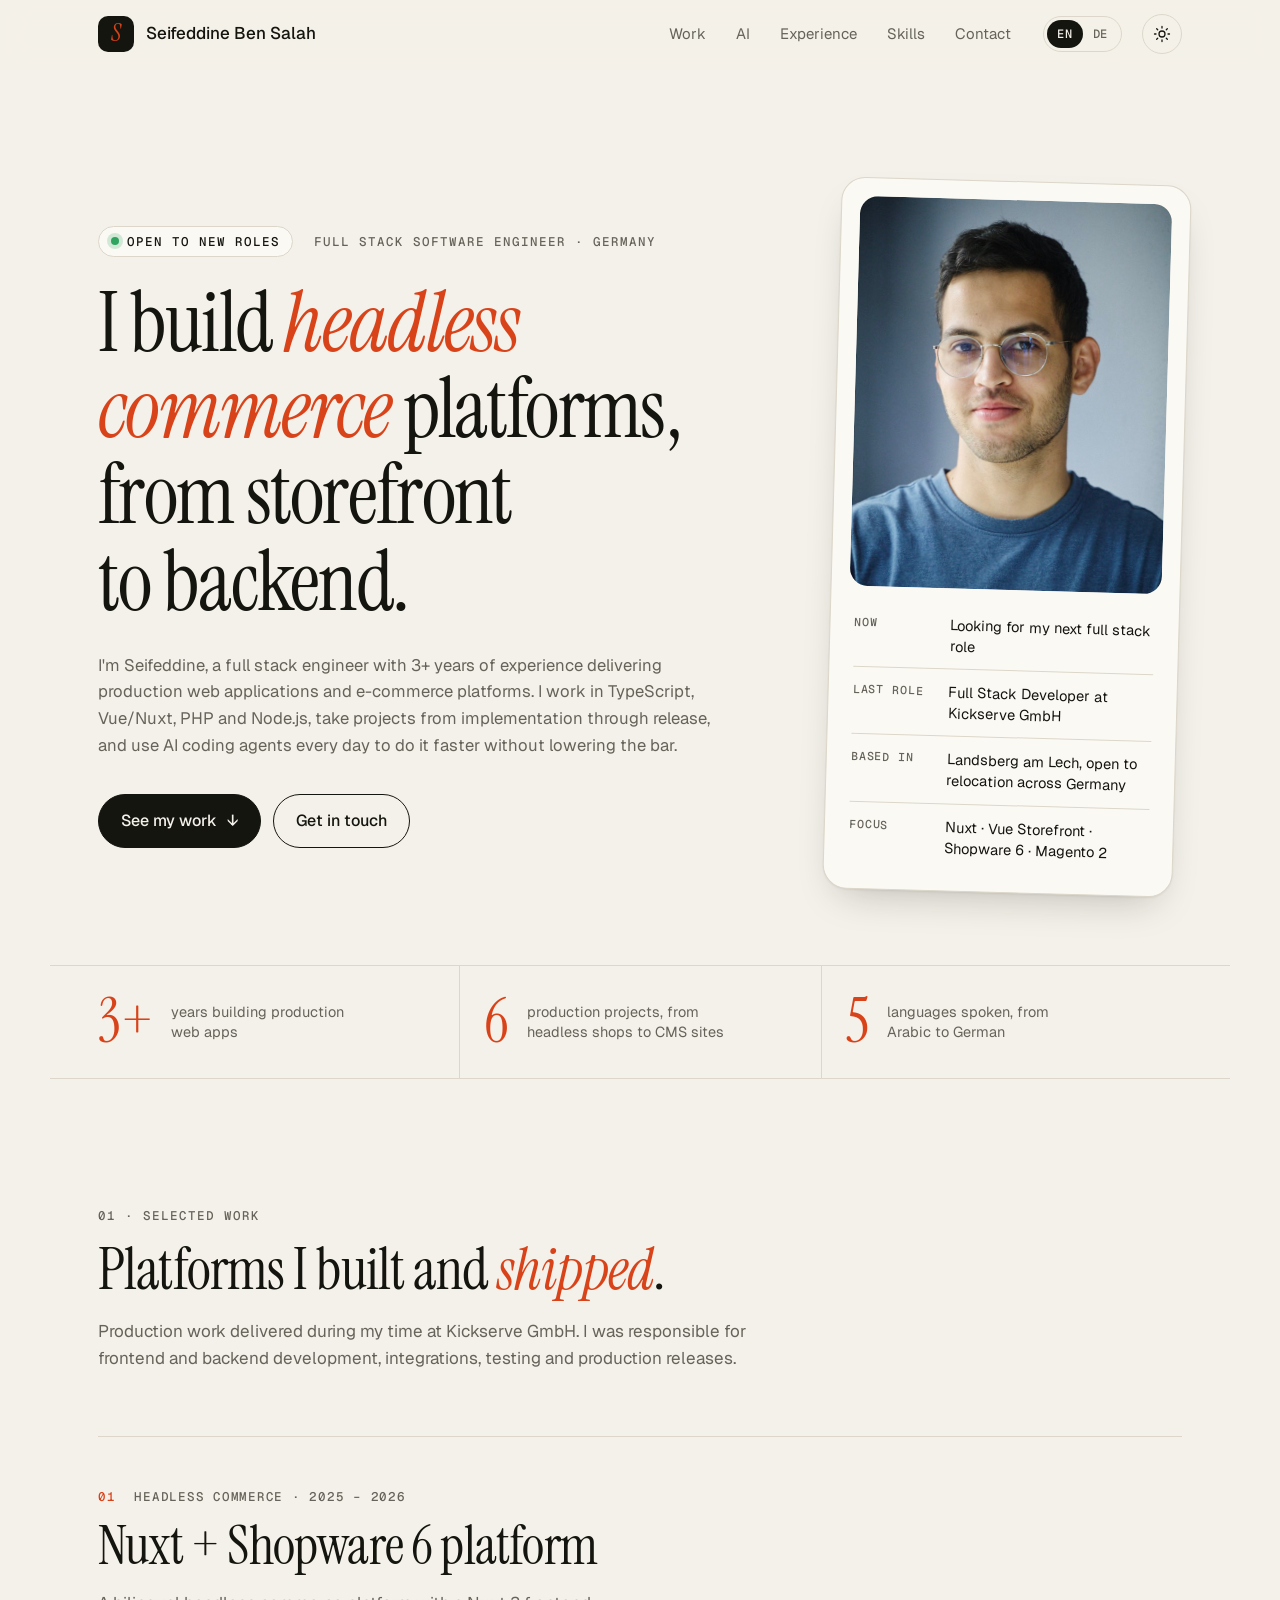
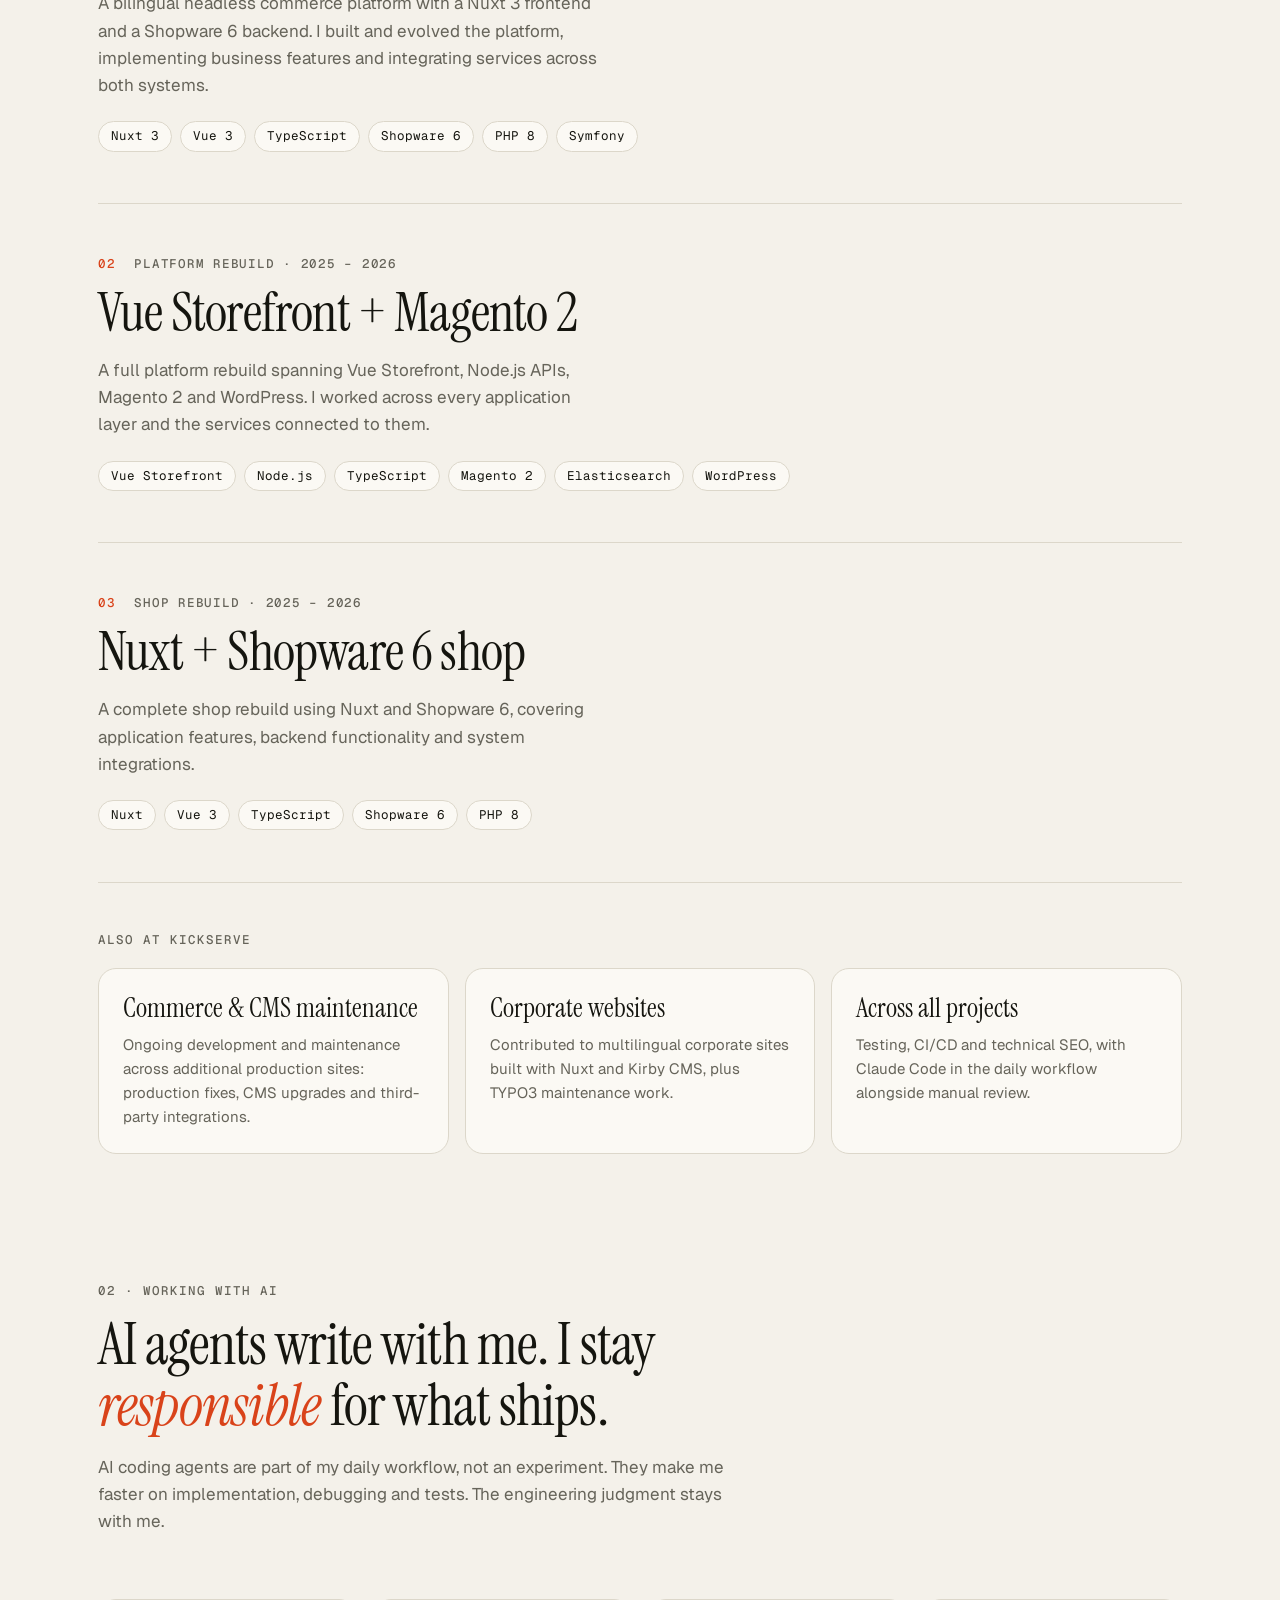
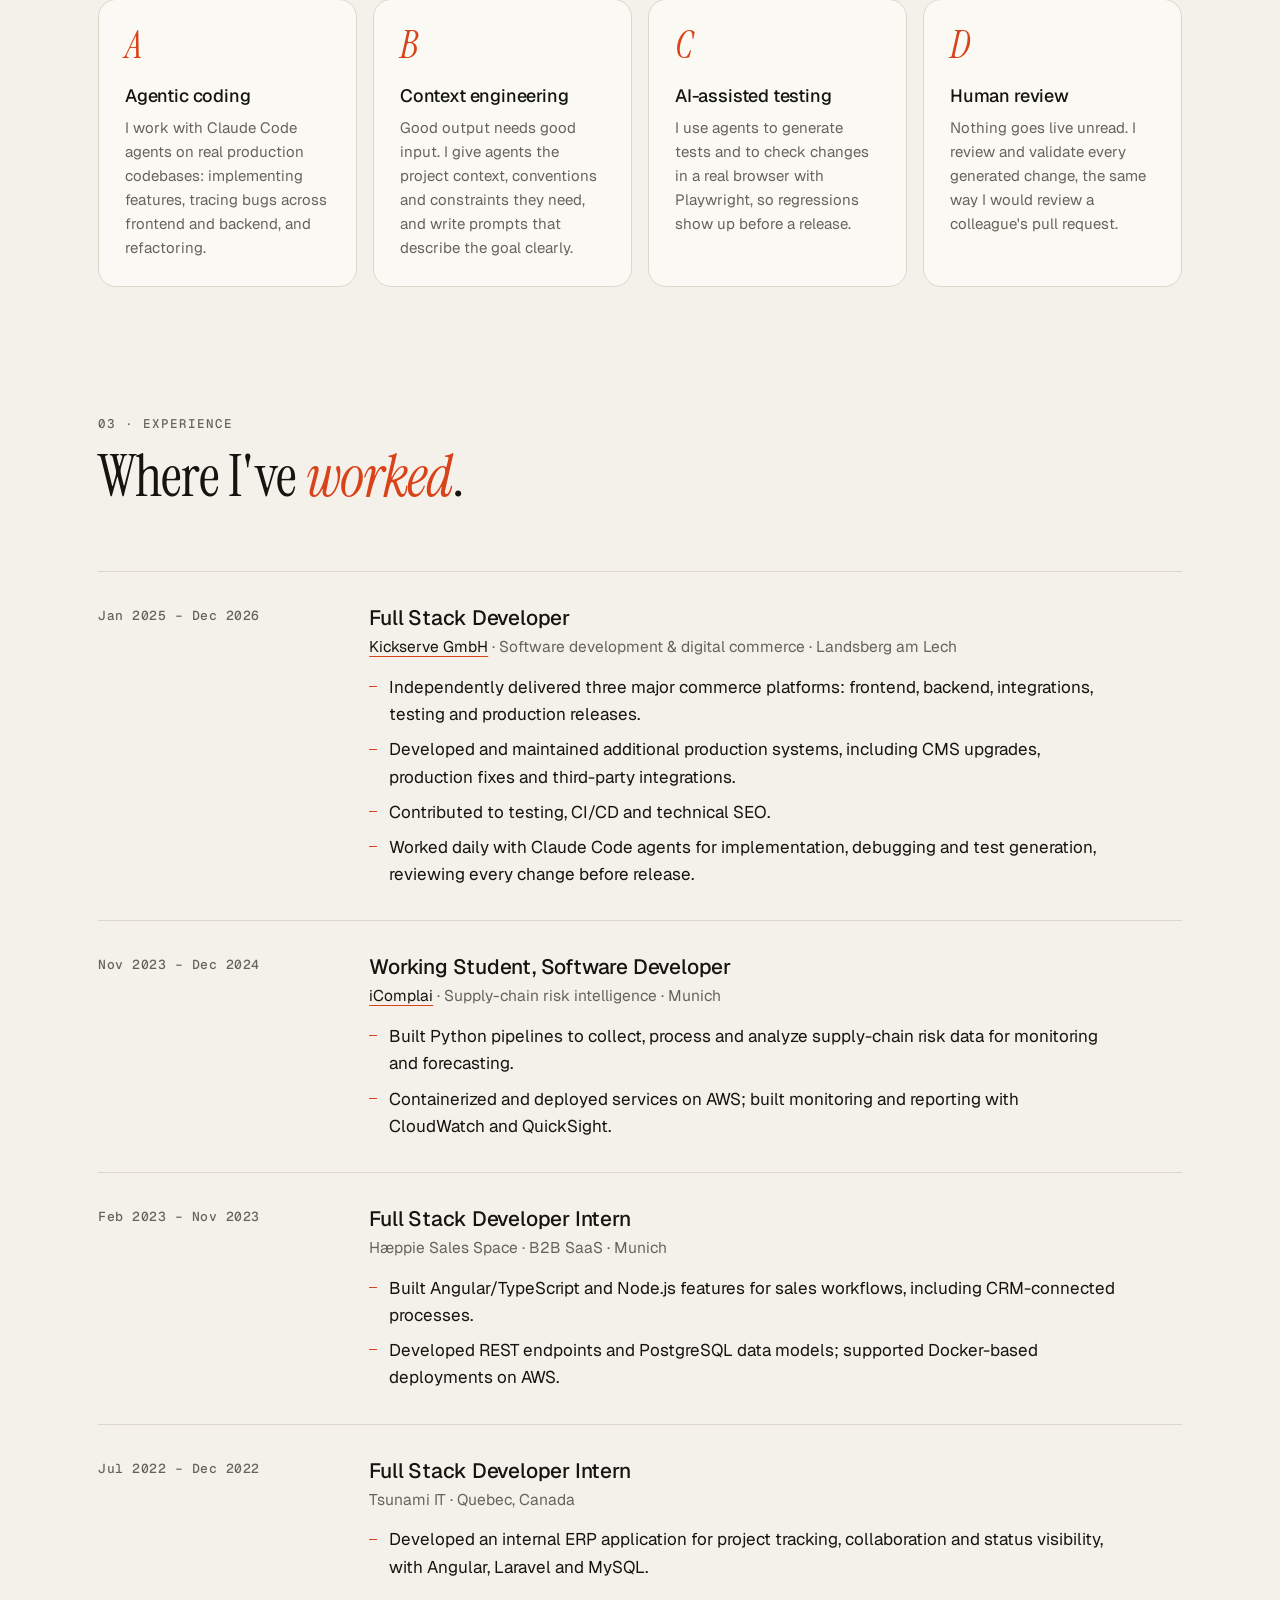
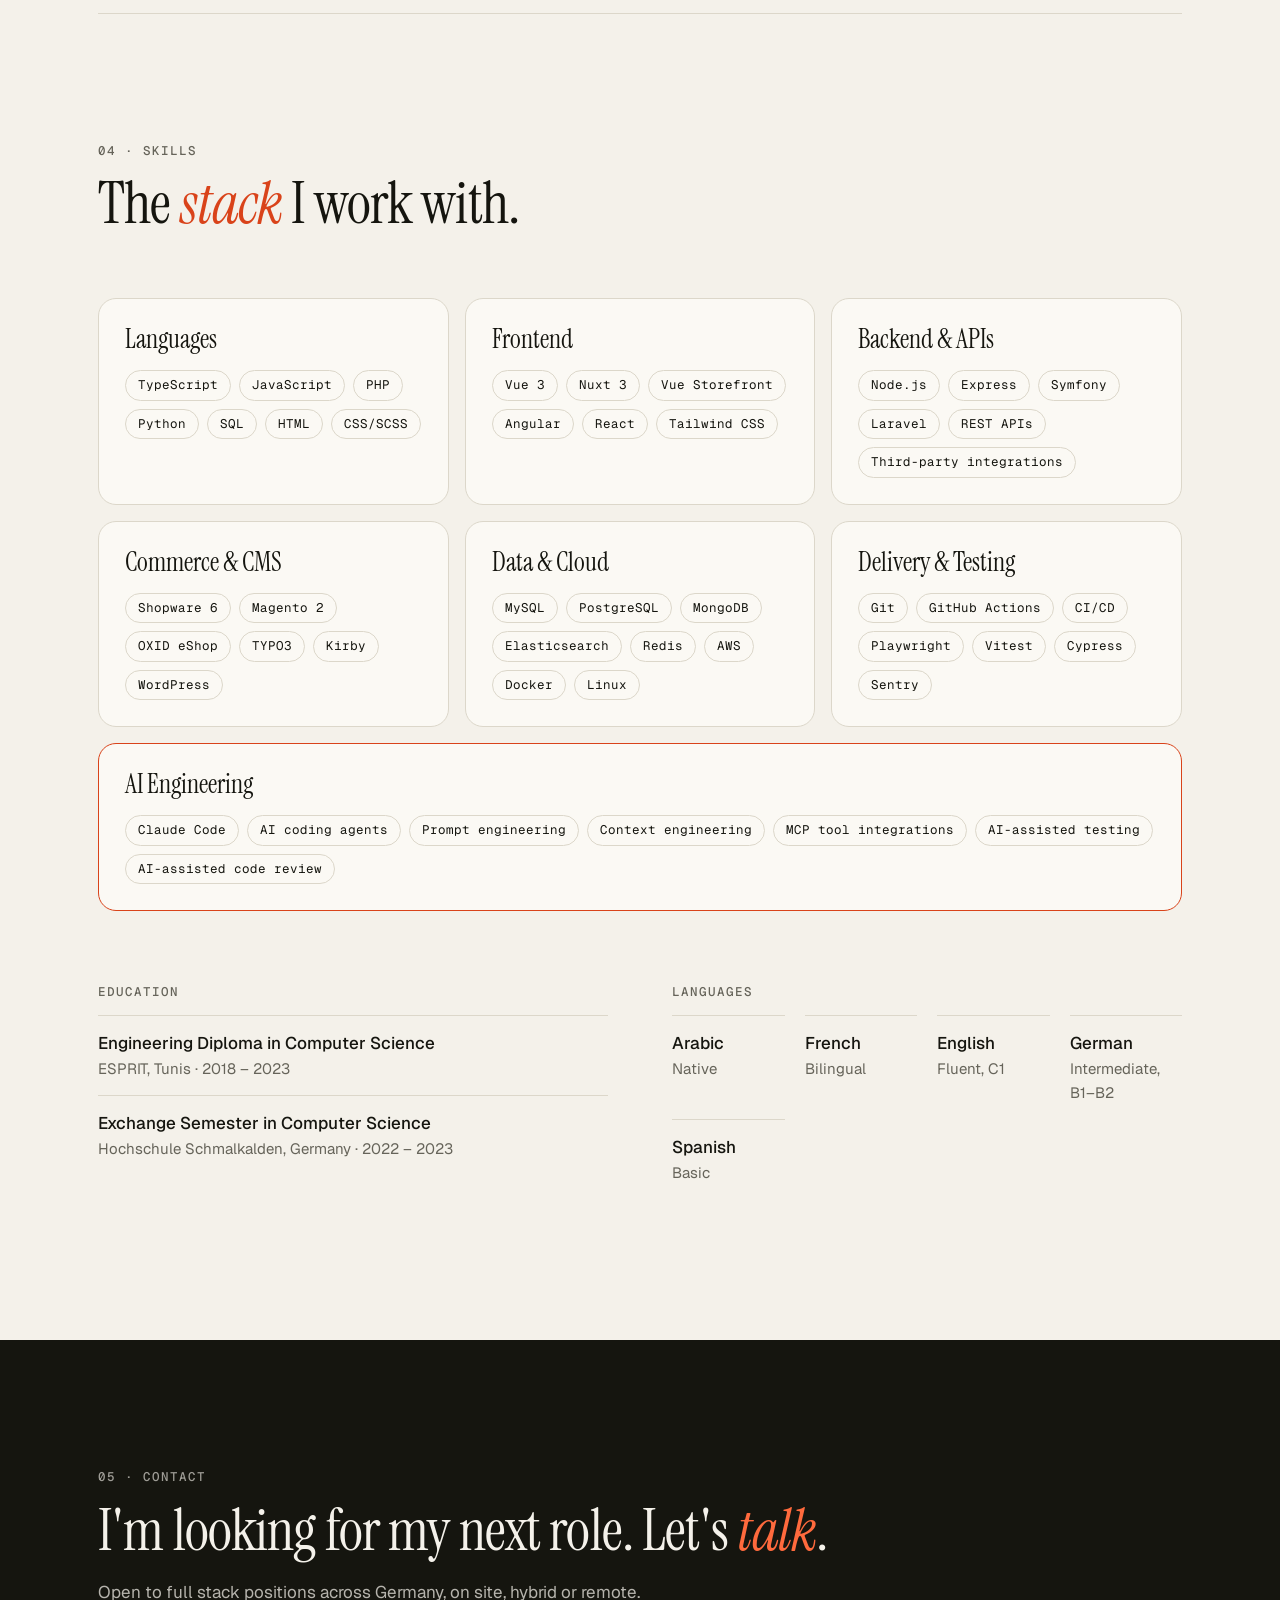
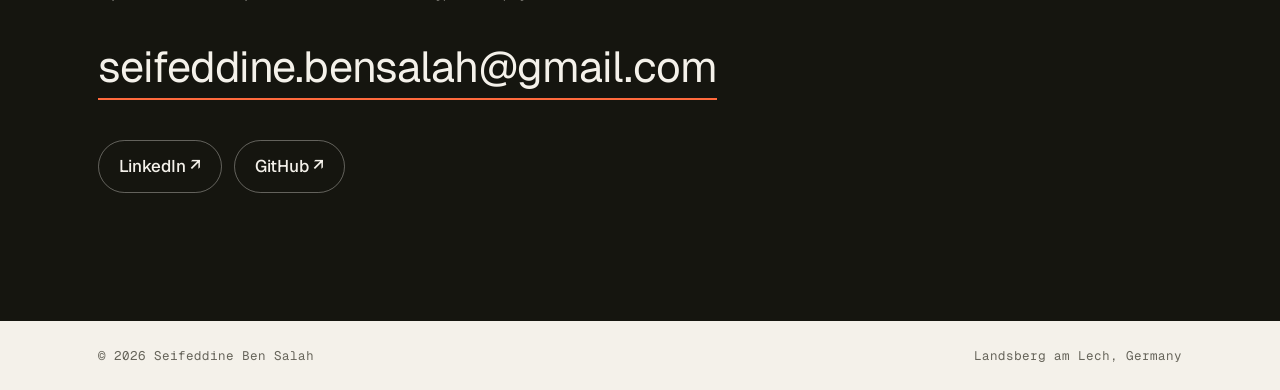
<file: en/index.html>
<!DOCTYPE html>
<html lang="en">

<head>
  <meta charset="utf-8">
  <meta name="viewport" content="width=device-width, initial-scale=1">
  <title>Seifeddine Ben Salah | Full Stack Software Engineer</title>
  <meta name="description"
    content="Full Stack Software Engineer in Germany, open to new roles. I build headless commerce platforms with TypeScript, Vue/Nuxt, PHP and Node.js, and work daily with AI coding agents.">
  <meta name="author" content="Seifeddine Ben Salah">
  <meta name="theme-color" content="#f4f1ea" media="(prefers-color-scheme: light)">
  <meta name="theme-color" content="#0f0f0d" media="(prefers-color-scheme: dark)">

  <meta property="og:type" content="website">
  <meta property="og:title" content="Seifeddine Ben Salah | Full Stack Software Engineer">
  <meta property="og:description"
    content="I build headless commerce platforms with TypeScript, Vue/Nuxt, PHP and Node.js.">
  <meta property="og:locale" content="en_GB">
  <meta property="og:url" content="https://seifeddinebs.github.io/myportfolio/en/">
  <meta property="og:image" content="https://seifeddinebs.github.io/myportfolio/img/profile.jpg">

  <link rel="canonical" href="https://seifeddinebs.github.io/myportfolio/en/">
  <link rel="alternate" hreflang="en" href="https://seifeddinebs.github.io/myportfolio/en/">
  <link rel="alternate" hreflang="de" href="https://seifeddinebs.github.io/myportfolio/de/">
  <link rel="alternate" hreflang="x-default" href="https://seifeddinebs.github.io/myportfolio/">

  <link rel="icon"
    href="data:image/svg+xml,%3Csvg xmlns='http://www.w3.org/2000/svg' viewBox='0 0 64 64'%3E%3Crect width='64' height='64' rx='14' fill='%2315150f'/%3E%3Ctext x='32' y='43' font-family='Georgia,serif' font-style='italic' font-size='34' text-anchor='middle' fill='%23ff6a3d'%3ES%3C/text%3E%3C/svg%3E">

  <link rel="preconnect" href="https://fonts.googleapis.com">
  <link rel="preconnect" href="https://fonts.gstatic.com" crossorigin>
  <link
    href="https://fonts.googleapis.com/css2?family=Geist:wght@400;500;600&family=Geist+Mono:wght@400;500&family=Instrument+Serif:ital@0;1&display=swap"
    rel="stylesheet">
  <link rel="stylesheet" href="../assets/style.css">

  <script>
    // Apply the saved theme before first paint
    try {
      var t = localStorage.getItem('theme');
      if (t === 'light' || t === 'dark') document.documentElement.setAttribute('data-theme', t);
    } catch (e) { }
  </script>
</head>

<body>
  <a class="skip" href="#work">Skip to content</a>

  <header class="nav" id="nav">
    <div class="wrap nav__inner">
      <a class="brand" href="#top" aria-label="Seifeddine Ben Salah, back to top">
        <span class="brand__mark">S</span>
        <span class="brand__name">Seifeddine Ben Salah</span>
      </a>
      <nav class="nav__links" aria-label="Sections">
        <a href="#work">Work</a>
        <a href="#ai">AI</a>
        <a href="#experience">Experience</a>
        <a href="#skills">Skills</a>
        <a href="#contact">Contact</a>
      </nav>
      <div class="lang" role="group" aria-label="Language">
        <a href="./" hreflang="en" lang="en" aria-current="true" aria-label="English">EN</a>
        <a href="../de/" hreflang="de" lang="de" aria-label="Deutsch">DE</a>
      </div>
      <button class="theme" id="theme" type="button" aria-label="Switch between light and dark theme">
        <svg class="theme__sun" viewBox="0 0 24 24" aria-hidden="true">
          <circle cx="12" cy="12" r="4" />
          <path d="M12 2v2M12 20v2M4.9 4.9l1.4 1.4M17.7 17.7l1.4 1.4M2 12h2M20 12h2M4.9 19.1l1.4-1.4M17.7 6.3l1.4-1.4" />
        </svg>
        <svg class="theme__moon" viewBox="0 0 24 24" aria-hidden="true">
          <path d="M20 14.5A8 8 0 0 1 9.5 4a8 8 0 1 0 10.5 10.5z" />
        </svg>
      </button>
    </div>
  </header>

  <main id="top">

    <!-- ================= HERO ================= -->
    <section class="hero wrap">
      <div class="hero__text">
        <p class="eyebrow reveal"><span class="status"><i></i>Open to new roles</span> Full Stack Software Engineer · Germany</p>
        <h1 class="hero__title reveal">
          I build <em>headless commerce</em> platforms, from storefront to backend.
        </h1>
        <p class="hero__lead reveal">
          I'm Seifeddine, a full stack engineer with 3+ years of experience delivering production web
          applications and e-commerce platforms. I work in TypeScript, Vue/Nuxt, PHP and Node.js, take
          projects from implementation through release, and use AI coding agents every day to do it faster
          without lowering the bar.
        </p>
        <div class="hero__cta reveal">
          <a class="btn btn--solid" href="#work">See my work <span aria-hidden="true">↓</span></a>
          <a class="btn" href="mailto:seifeddine.bensalah@gmail.com">Get in touch</a>
        </div>
      </div>

      <aside class="hero__card reveal">
        <div class="portrait">
          <img src="../img/profile.jpg" width="640" height="800" alt="Portrait of Seifeddine Ben Salah">
        </div>
        <dl class="facts">
          <div>
            <dt>Now</dt>
            <dd>Looking for my next full stack role</dd>
          </div>
          <div>
            <dt>Last role</dt>
            <dd>Full Stack Developer at Kickserve GmbH</dd>
          </div>
          <div>
            <dt>Based in</dt>
            <dd>Landsberg am Lech, open to relocation across Germany</dd>
          </div>
          <div>
            <dt>Focus</dt>
            <dd>Nuxt · Vue Storefront · Shopware 6 · Magento 2</dd>
          </div>
        </dl>
      </aside>
    </section>

    <section class="stats wrap" aria-label="Key facts">
      <div class="stat reveal"><b>3+</b><span>years building production web apps</span></div>
      <div class="stat reveal"><b>6</b><span>production projects, from headless shops to CMS sites</span></div>
      <div class="stat reveal"><b>5</b><span>languages spoken, from Arabic to German</span></div>
    </section>

    <!-- ================= WORK ================= -->
    <section class="section wrap" id="work">
      <header class="section__head reveal">
        <p class="eyebrow">01 · Selected work</p>
        <h2>Platforms I built and <em>shipped</em>.</h2>
        <p class="section__note">Production work delivered during my time at Kickserve GmbH. I was responsible for
          frontend and backend development, integrations, testing and production releases.</p>
      </header>

      <article class="project reveal">
        <div class="project__body">
          <p class="project__meta"><span>01</span> Headless commerce · 2025 – 2026</p>
          <h3>Nuxt + Shopware 6 platform</h3>
          <p>A bilingual headless commerce platform with a Nuxt 3 frontend and a Shopware 6 backend. I built
            and evolved the platform, implementing business features and integrating services across both
            systems.</p>
          <ul class="tags">
            <li>Nuxt 3</li>
            <li>Vue 3</li>
            <li>TypeScript</li>
            <li>Shopware 6</li>
            <li>PHP 8</li>
            <li>Symfony</li>
          </ul>
        </div>
      </article>

      <article class="project reveal">
        <div class="project__body">
          <p class="project__meta"><span>02</span> Platform rebuild · 2025 – 2026</p>
          <h3>Vue Storefront + Magento 2</h3>
          <p>A full platform rebuild spanning Vue Storefront, Node.js APIs, Magento 2 and WordPress. I worked
            across every application layer and the services connected to them.</p>
          <ul class="tags">
            <li>Vue Storefront</li>
            <li>Node.js</li>
            <li>TypeScript</li>
            <li>Magento 2</li>
            <li>Elasticsearch</li>
            <li>WordPress</li>
          </ul>
        </div>
      </article>

      <article class="project reveal">
        <div class="project__body">
          <p class="project__meta"><span>03</span> Shop rebuild · 2025 – 2026</p>
          <h3>Nuxt + Shopware 6 shop</h3>
          <p>A complete shop rebuild using Nuxt and Shopware 6, covering application features, backend
            functionality and system integrations.</p>
          <ul class="tags">
            <li>Nuxt</li>
            <li>Vue 3</li>
            <li>TypeScript</li>
            <li>Shopware 6</li>
            <li>PHP 8</li>
          </ul>
        </div>
      </article>

      <div class="more reveal">
        <p class="eyebrow">Also at Kickserve</p>
        <div class="more__grid">
          <div class="mini">
            <h4>Commerce &amp; CMS maintenance</h4>
            <p>Ongoing development and maintenance across additional production sites: production fixes,
              CMS upgrades and third-party integrations.</p>
          </div>
          <div class="mini">
            <h4>Corporate websites</h4>
            <p>Contributed to multilingual corporate sites built with Nuxt and Kirby CMS, plus TYPO3
              maintenance work.</p>
          </div>
          <div class="mini">
            <h4>Across all projects</h4>
            <p>Testing, CI/CD and technical SEO, with Claude Code in the daily workflow alongside manual review.</p>
          </div>
        </div>
      </div>
    </section>

    <!-- ================= AI ================= -->
    <section class="section wrap" id="ai">
      <header class="section__head reveal">
        <p class="eyebrow">02 · Working with AI</p>
        <h2>AI agents write with me. I stay <em>responsible</em> for what ships.</h2>
        <p class="section__note">AI coding agents are part of my daily workflow, not an experiment. They make me
          faster on implementation, debugging and tests. The engineering judgment stays with me.</p>
      </header>

      <div class="ai">
        <div class="ai__card reveal">
          <span>A</span>
          <h3>Agentic coding</h3>
          <p>I work with Claude Code agents on real production codebases: implementing features, tracing bugs
            across frontend and backend, and refactoring.</p>
        </div>
        <div class="ai__card reveal">
          <span>B</span>
          <h3>Context engineering</h3>
          <p>Good output needs good input. I give agents the project context, conventions and constraints they
            need, and write prompts that describe the goal clearly.</p>
        </div>
        <div class="ai__card reveal">
          <span>C</span>
          <h3>AI-assisted testing</h3>
          <p>I use agents to generate tests and to check changes in a real browser with Playwright, so
            regressions show up before a release.</p>
        </div>
        <div class="ai__card reveal">
          <span>D</span>
          <h3>Human review</h3>
          <p>Nothing goes live unread. I review and validate every generated change, the same way I would
            review a colleague's pull request.</p>
        </div>
      </div>
    </section>

    <!-- ================= EXPERIENCE ================= -->
    <section class="section wrap" id="experience">
      <header class="section__head reveal">
        <p class="eyebrow">03 · Experience</p>
        <h2>Where I've <em>worked</em>.</h2>
      </header>

      <ol class="timeline">
        <li class="job reveal">
          <p class="job__date">Jan 2025 – Dec 2026</p>
          <div>
            <h3>Full Stack Developer</h3>
            <p class="job__org"><a href="https://kickserve.de/" target="_blank" rel="noopener">Kickserve GmbH</a>
              · Software development &amp; digital commerce · Landsberg am Lech</p>
            <ul>
              <li>Independently delivered three major commerce platforms: frontend, backend, integrations,
                testing and production releases.</li>
              <li>Developed and maintained additional production systems, including CMS upgrades, production fixes
                and third-party integrations.</li>
              <li>Contributed to testing, CI/CD and technical SEO.</li>
              <li>Worked daily with Claude Code agents for implementation, debugging and test generation,
                reviewing every change before release.</li>
            </ul>
          </div>
        </li>
        <li class="job reveal">
          <p class="job__date">Nov 2023 – Dec 2024</p>
          <div>
            <h3>Working Student, Software Developer</h3>
            <p class="job__org"><a href="https://www.icomplai.com/" target="_blank" rel="noopener">iComplai</a>
              · Supply-chain risk intelligence · Munich</p>
            <ul>
              <li>Built Python pipelines to collect, process and analyze supply-chain risk data for monitoring
                and forecasting.</li>
              <li>Containerized and deployed services on AWS; built monitoring and reporting with CloudWatch
                and QuickSight.</li>
            </ul>
          </div>
        </li>
        <li class="job reveal">
          <p class="job__date">Feb 2023 – Nov 2023</p>
          <div>
            <h3>Full Stack Developer Intern</h3>
            <p class="job__org">Hæppie Sales Space · B2B SaaS · Munich</p>
            <ul>
              <li>Built Angular/TypeScript and Node.js features for sales workflows, including CRM-connected
                processes.</li>
              <li>Developed REST endpoints and PostgreSQL data models; supported Docker-based deployments on
                AWS.</li>
            </ul>
          </div>
        </li>
        <li class="job reveal">
          <p class="job__date">Jul 2022 – Dec 2022</p>
          <div>
            <h3>Full Stack Developer Intern</h3>
            <p class="job__org">Tsunami IT · Quebec, Canada</p>
            <ul>
              <li>Developed an internal ERP application for project tracking, collaboration and status
                visibility, with Angular, Laravel and MySQL.</li>
            </ul>
          </div>
        </li>
      </ol>
    </section>

    <!-- ================= SKILLS ================= -->
    <section class="section wrap" id="skills">
      <header class="section__head reveal">
        <p class="eyebrow">04 · Skills</p>
        <h2>The <em>stack</em> I work with.</h2>
      </header>

      <div class="skills">
        <div class="skill reveal">
          <h3>Languages</h3>
          <ul class="tags">
            <li>TypeScript</li>
            <li>JavaScript</li>
            <li>PHP</li>
            <li>Python</li>
            <li>SQL</li>
            <li>HTML</li>
            <li>CSS/SCSS</li>
          </ul>
        </div>
        <div class="skill reveal">
          <h3>Frontend</h3>
          <ul class="tags">
            <li>Vue 3</li>
            <li>Nuxt 3</li>
            <li>Vue Storefront</li>
            <li>Angular</li>
            <li>React</li>
            <li>Tailwind CSS</li>
          </ul>
        </div>
        <div class="skill reveal">
          <h3>Backend &amp; APIs</h3>
          <ul class="tags">
            <li>Node.js</li>
            <li>Express</li>
            <li>Symfony</li>
            <li>Laravel</li>
            <li>REST APIs</li>
            <li>Third-party integrations</li>
          </ul>
        </div>
        <div class="skill reveal">
          <h3>Commerce &amp; CMS</h3>
          <ul class="tags">
            <li>Shopware 6</li>
            <li>Magento 2</li>
            <li>OXID eShop</li>
            <li>TYPO3</li>
            <li>Kirby</li>
            <li>WordPress</li>
          </ul>
        </div>
        <div class="skill reveal">
          <h3>Data &amp; Cloud</h3>
          <ul class="tags">
            <li>MySQL</li>
            <li>PostgreSQL</li>
            <li>MongoDB</li>
            <li>Elasticsearch</li>
            <li>Redis</li>
            <li>AWS</li>
            <li>Docker</li>
            <li>Linux</li>
          </ul>
        </div>
        <div class="skill reveal">
          <h3>Delivery &amp; Testing</h3>
          <ul class="tags">
            <li>Git</li>
            <li>GitHub Actions</li>
            <li>CI/CD</li>
            <li>Playwright</li>
            <li>Vitest</li>
            <li>Cypress</li>
            <li>Sentry</li>
          </ul>
        </div>
        <div class="skill skill--wide reveal">
          <h3>AI Engineering</h3>
          <ul class="tags">
            <li>Claude Code</li>
            <li>AI coding agents</li>
            <li>Prompt engineering</li>
            <li>Context engineering</li>
            <li>MCP tool integrations</li>
            <li>AI-assisted testing</li>
            <li>AI-assisted code review</li>
          </ul>
        </div>
      </div>

      <div class="duo">
        <div class="reveal">
          <p class="eyebrow">Education</p>
          <ul class="plain">
            <li><b>Engineering Diploma in Computer Science</b><span>ESPRIT, Tunis · 2018 – 2023</span></li>
            <li><b>Exchange Semester in Computer Science</b><span>Hochschule Schmalkalden, Germany · 2022 –
                2023</span></li>
          </ul>
        </div>
        <div class="reveal">
          <p class="eyebrow">Languages</p>
          <ul class="plain plain--row">
            <li><b>Arabic</b><span>Native</span></li>
            <li><b>French</b><span>Bilingual</span></li>
            <li><b>English</b><span>Fluent, C1</span></li>
            <li><b>German</b><span>Intermediate, B1–B2</span></li>
            <li><b>Spanish</b><span>Basic</span></li>
          </ul>
        </div>
      </div>
    </section>

    <!-- ================= CONTACT ================= -->
    <section class="contact" id="contact">
      <div class="wrap reveal">
        <p class="eyebrow">05 · Contact</p>
        <h2>I'm looking for my next role. Let's <em>talk</em>.</h2>
        <p class="contact__note">Open to full stack positions across Germany, on site, hybrid or remote.</p>
        <a class="contact__mail" href="mailto:seifeddine.bensalah@gmail.com">seifeddine.bensalah@gmail.com</a>
        <div class="contact__links">
          <a href="https://www.linkedin.com/in/seifeddinebensalah/" target="_blank" rel="noopener">LinkedIn <span
              aria-hidden="true">↗</span></a>
          <a href="https://github.com/SeifeddineBS" target="_blank" rel="noopener">GitHub <span
              aria-hidden="true">↗</span></a>
        </div>
      </div>
    </section>
  </main>

  <footer class="footer wrap">
    <span>© <span id="year">2026</span> Seifeddine Ben Salah</span>
    <span>Landsberg am Lech, Germany</span>
  </footer>

  <script src="../assets/main.js" defer></script>
</body>

</html>
</file>
<file: assets/style.css>
/* ---------- Tokens ---------- */
:root {
  --bg: #f4f1ea;
  --bg-raised: #fbf9f4;
  --ink: #15150f;
  --muted: #66645a;
  --line: #dcd7ca;
  --accent: #d9431a;
  --accent-ink: #ffffff;
  --shadow: 0 1px 2px rgba(21, 21, 15, .06), 0 18px 40px -18px rgba(21, 21, 15, .28);

  --serif: "Instrument Serif", "Iowan Old Style", Georgia, serif;
  --sans: "Geist", ui-sans-serif, system-ui, -apple-system, "Segoe UI", sans-serif;
  --mono: "Geist Mono", ui-monospace, "SF Mono", Menlo, monospace;

  --wrap: 1180px;
  --gutter: clamp(20px, 4vw, 48px);
  --radius: 18px;
  color-scheme: light;
}

@media (prefers-color-scheme: dark) {
  :root:not([data-theme="light"]) {
    --bg: #0f0f0d;
    --bg-raised: #191916;
    --ink: #efece3;
    --muted: #a09d91;
    --line: #2c2b26;
    --accent: #ff6a3d;
    --accent-ink: #15150f;
    --shadow: 0 1px 2px rgba(0, 0, 0, .4), 0 24px 48px -20px rgba(0, 0, 0, .8);
    color-scheme: dark;
  }
}

:root[data-theme="dark"] {
  --bg: #0f0f0d;
  --bg-raised: #191916;
  --ink: #efece3;
  --muted: #a09d91;
  --line: #2c2b26;
  --accent: #ff6a3d;
  --accent-ink: #15150f;
  --shadow: 0 1px 2px rgba(0, 0, 0, .4), 0 24px 48px -20px rgba(0, 0, 0, .8);
  color-scheme: dark;
}

/* ---------- Base ---------- */
*,
*::before,
*::after { box-sizing: border-box; }

html { scroll-behavior: smooth; scroll-padding-top: 88px; -webkit-text-size-adjust: 100%; }

body {
  margin: 0;
  background: var(--bg);
  color: var(--ink);
  font: 400 17px/1.6 var(--sans);
  -webkit-font-smoothing: antialiased;
  text-rendering: optimizeLegibility;
  overflow-x: hidden;
}

img { display: block; max-width: 100%; height: auto; }
a { color: inherit; }
ul, ol { margin: 0; padding: 0; list-style: none; }
h1, h2, h3, h4, p, dl, dd { margin: 0; }
em { font-style: italic; color: var(--accent); }

::selection { background: var(--accent); color: var(--accent-ink); }

:focus-visible { outline: 2px solid var(--accent); outline-offset: 3px; border-radius: 6px; }

.wrap { width: 100%; max-width: var(--wrap); margin-inline: auto; padding-inline: var(--gutter); }

.skip {
  position: absolute; left: 16px; top: -60px; z-index: 100;
  background: var(--ink); color: var(--bg); padding: 10px 16px; border-radius: 10px;
}
.skip:focus { top: 16px; }

.eyebrow {
  font: 500 12.5px/1.4 var(--mono);
  letter-spacing: .08em;
  text-transform: uppercase;
  color: var(--muted);
}

/* ---------- Nav ---------- */
.nav {
  position: sticky; top: 0; z-index: 50;
  background: color-mix(in srgb, var(--bg) 82%, transparent);
  backdrop-filter: blur(14px) saturate(1.4);
  -webkit-backdrop-filter: blur(14px) saturate(1.4);
  border-bottom: 1px solid transparent;
  transition: border-color .25s;
}
.nav.is-stuck { border-bottom-color: var(--line); }
.nav__inner { display: flex; align-items: center; gap: 20px; height: 68px; }

.brand { display: inline-flex; align-items: center; gap: 12px; text-decoration: none; font-weight: 500; margin-right: auto; }
.brand__mark {
  display: grid; place-items: center; width: 36px; height: 36px; border-radius: 10px;
  background: var(--ink); color: var(--accent);
  font: italic 400 24px/1 var(--serif); padding-bottom: 2px;
}
:root[data-theme="dark"] .brand__mark { color: var(--accent); background: var(--bg-raised); border: 1px solid var(--line); }
@media (prefers-color-scheme: dark) {
  :root:not([data-theme="light"]) .brand__mark { background: var(--bg-raised); border: 1px solid var(--line); }
}

.nav__links { display: flex; gap: 6px; }
.nav__links a {
  text-decoration: none; font-size: 15px; color: var(--muted);
  padding: 8px 12px; border-radius: 999px; transition: color .2s, background .2s;
}
.nav__links a:hover { color: var(--ink); background: color-mix(in srgb, var(--ink) 7%, transparent); }

.lang { display: flex; flex: none; padding: 3px; border: 1px solid var(--line); border-radius: 999px; }
.lang a {
  font: 500 12px/1 var(--mono); letter-spacing: .06em; text-decoration: none; color: var(--muted);
  padding: 8px 10px; border-radius: 999px; transition: color .2s, background .2s;
}
.lang a:hover { color: var(--ink); }
.lang a[aria-current="true"] { background: var(--ink); color: var(--bg); }

.theme {
  display: grid; place-items: center; width: 40px; height: 40px; flex: none;
  border: 1px solid var(--line); border-radius: 999px; background: transparent; color: var(--ink);
  cursor: pointer; transition: background .2s, transform .2s;
}
.theme:hover { background: color-mix(in srgb, var(--ink) 7%, transparent); transform: rotate(18deg); }
.theme svg { width: 18px; height: 18px; fill: none; stroke: currentColor; stroke-width: 1.7; stroke-linecap: round; stroke-linejoin: round; }
.theme__moon { display: none; }
:root[data-theme="dark"] .theme__sun { display: none; }
:root[data-theme="dark"] .theme__moon { display: block; }
@media (prefers-color-scheme: dark) {
  :root:not([data-theme="light"]) .theme__sun { display: none; }
  :root:not([data-theme="light"]) .theme__moon { display: block; }
}

/* ---------- Hero ---------- */
.hero {
  display: grid; grid-template-columns: minmax(0, 1.5fr) minmax(280px, .8fr);
  gap: clamp(32px, 6vw, 88px); align-items: center;
  padding-block: clamp(48px, 9vw, 112px) clamp(40px, 6vw, 72px);
}
.hero__title {
  font: 400 clamp(2.7rem, 6.6vw, 5.4rem)/1.02 var(--serif);
  letter-spacing: -.02em;
  margin-top: 22px;
  text-wrap: balance;
}
.hero__lead { max-width: 56ch; margin-top: 28px; font-size: clamp(1.02rem, 1.3vw, 1.18rem); color: var(--muted); }
.hero__cta { display: flex; flex-wrap: wrap; gap: 12px; margin-top: 36px; }

.btn {
  display: inline-flex; align-items: center; gap: 10px;
  padding: 13px 22px; border-radius: 999px; border: 1px solid var(--ink);
  font-weight: 500; font-size: 16px; text-decoration: none;
  transition: transform .2s, background .2s, color .2s;
}
.btn:hover { transform: translateY(-2px); background: var(--ink); color: var(--bg); }
.btn--solid { background: var(--ink); color: var(--bg); }
.btn--solid:hover { background: var(--accent); border-color: var(--accent); color: var(--accent-ink); }

.hero__card {
  background: var(--bg-raised); border: 1px solid var(--line); border-radius: calc(var(--radius) + 6px);
  padding: 18px; box-shadow: var(--shadow); transform: rotate(1.6deg);
  transition: transform .4s cubic-bezier(.2, .7, .2, 1);
}
.hero__card:hover { transform: rotate(0deg); }
.portrait { border-radius: var(--radius); overflow: hidden; background: var(--line); aspect-ratio: 4 / 5; }
.portrait img { width: 100%; height: 100%; object-fit: cover; }
.facts { padding: 6px 6px 2px; }
.facts > div { display: grid; grid-template-columns: 84px 1fr; gap: 12px; padding: 12px 0; border-top: 1px solid var(--line); }
.facts > div:first-child { border-top: 0; margin-top: 8px; }
.facts dt { font: 500 11.5px/1.7 var(--mono); letter-spacing: .08em; text-transform: uppercase; color: var(--muted); }
.facts dd { font-size: 14.5px; line-height: 1.45; }

/* ---------- Stats ---------- */
.stats {
  display: grid; grid-template-columns: repeat(3, 1fr);
  border-block: 1px solid var(--line);
}
.stat { display: flex; align-items: center; gap: 18px; padding: 26px 24px 26px 0; }
.stat + .stat { padding-left: 24px; border-left: 1px solid var(--line); }
.stat b { font: 400 clamp(2.6rem, 5vw, 3.8rem)/1 var(--serif); color: var(--accent); }
.stat span { font-size: 14.5px; line-height: 1.4; color: var(--muted); max-width: 20ch; }

/* ---------- Sections ---------- */
.section { padding-block: clamp(72px, 10vw, 136px) 0; }
.section__head { max-width: 760px; margin-bottom: clamp(36px, 5vw, 64px); }
.section__head h2,
.contact h2 {
  font: 400 clamp(2.1rem, 4.6vw, 3.6rem)/1.06 var(--serif);
  letter-spacing: -.015em; margin-top: 14px; text-wrap: balance;
}
.section__note { margin-top: 18px; color: var(--muted); max-width: 60ch; }

/* ---------- Projects ---------- */
.project {
  display: grid; grid-template-columns: 1fr;
  gap: clamp(24px, 5vw, 72px); align-items: center;
  padding-block: clamp(28px, 4vw, 52px);
  border-top: 1px solid var(--line);
}
.project:has(.shot) {
  grid-template-columns: minmax(0, 1.35fr) minmax(0, 1fr);
}
.project--flip .shot { order: 2; }

.shot {
  display: block; text-decoration: none; overflow: hidden;
  border: 1px solid var(--line); border-radius: var(--radius);
  background: var(--bg-raised); box-shadow: var(--shadow);
  transition: transform .45s cubic-bezier(.2, .7, .2, 1), box-shadow .45s;
}
.shot:hover { transform: translateY(-6px); }
.shot__bar {
  display: flex; align-items: center; gap: 7px; padding: 11px 14px;
  border-bottom: 1px solid var(--line);
}
.shot__bar i { width: 10px; height: 10px; border-radius: 50%; background: var(--line); }
.shot__bar span {
  margin-left: 10px; font: 400 12px/1 var(--mono); color: var(--muted);
  padding: 6px 12px; border-radius: 999px; background: color-mix(in srgb, var(--ink) 6%, transparent);
}
.shot img { width: 100%; aspect-ratio: 16 / 10; object-fit: cover; object-position: top; transition: transform .8s cubic-bezier(.2, .7, .2, 1); }
.shot:hover img { transform: scale(1.03); }

.project__meta { font: 500 12.5px/1.4 var(--mono); letter-spacing: .06em; text-transform: uppercase; color: var(--muted); }
.project__meta span { color: var(--accent); margin-right: 10px; }
.project h3 { font: 400 clamp(2.2rem, 4.2vw, 3.4rem)/1.05 var(--serif); letter-spacing: -.015em; margin: 12px 0 16px; }
.project__body > p:not(.project__meta) { color: var(--muted); max-width: 46ch; }

.tags { display: flex; flex-wrap: wrap; gap: 8px; margin-top: 22px; }
.tags li {
  font: 400 12.5px/1 var(--mono); padding: 8px 12px; border-radius: 999px;
  border: 1px solid var(--line); background: var(--bg-raised); white-space: nowrap;
}

.link {
  display: inline-flex; gap: 8px; margin-top: 26px; font-weight: 500; text-decoration: none;
  padding-bottom: 3px; background: linear-gradient(currentColor, currentColor) 0 100% / 100% 1px no-repeat;
  transition: color .2s, background-size .3s;
}
.link:hover { color: var(--accent); }
.link span, .mini h4 span, .contact__links span { transition: transform .25s; display: inline-block; }
.link:hover span, .mini:hover h4 span, .contact__links a:hover span { transform: translate(3px, -3px); }

.more { border-top: 1px solid var(--line); padding-top: clamp(28px, 4vw, 48px); }
.more__grid { display: grid; grid-template-columns: repeat(3, 1fr); gap: 16px; margin-top: 20px; }
.mini {
  display: block; text-decoration: none; padding: 24px;
  border: 1px solid var(--line); border-radius: var(--radius); background: var(--bg-raised);
  transition: transform .25s, border-color .25s;
}
a.mini:hover { transform: translateY(-4px); border-color: var(--ink); }
.mini h4 { font: 400 1.7rem/1.1 var(--serif); display: flex; justify-content: space-between; align-items: baseline; }
.mini h4 span { font: 400 1.1rem var(--sans); color: var(--accent); }
.mini p { margin-top: 10px; font-size: 15px; color: var(--muted); }

/* ---------- AI ---------- */
.ai { display: grid; grid-template-columns: repeat(4, 1fr); gap: 16px; }
.ai__card {
  padding: 26px; border: 1px solid var(--line); border-radius: var(--radius); background: var(--bg-raised);
  transition: transform .25s, border-color .25s;
}
.ai__card:hover { transform: translateY(-4px); border-color: var(--accent); }
.ai__card span { font: italic 400 2.4rem/1 var(--serif); color: var(--accent); }
.ai__card h3 { font: 500 1.12rem/1.3 var(--sans); letter-spacing: -.01em; margin-top: 18px; }
.ai__card p { margin-top: 8px; font-size: 15px; color: var(--muted); }

.status {
  display: inline-flex; align-items: center; gap: 8px; margin-right: 12px; padding: 6px 12px;
  border: 1px solid var(--line); border-radius: 999px; background: var(--bg-raised); color: var(--ink);
}
.status i { width: 8px; height: 8px; border-radius: 50%; background: #2fa45f; box-shadow: 0 0 0 4px rgba(47, 164, 95, .2); }

/* ---------- Experience ---------- */
.job {
  display: grid; grid-template-columns: 220px minmax(0, 1fr); gap: clamp(16px, 4vw, 56px);
  padding-block: 32px; border-top: 1px solid var(--line);
}
.job:last-child { border-bottom: 1px solid var(--line); }
.job__date { font: 500 13px/1.9 var(--mono); letter-spacing: .04em; color: var(--muted); }
.job h3 { font: 500 1.3rem/1.3 var(--sans); letter-spacing: -.01em; }
.job__org { margin-top: 4px; color: var(--muted); font-size: 15.5px; }
.job__org a { color: var(--ink); text-decoration-color: var(--accent); text-underline-offset: 4px; }
.job__org a:hover { color: var(--accent); }
.job ul { margin-top: 14px; display: grid; gap: 8px; max-width: 68ch; }
.job li { position: relative; padding-left: 20px; }
.job li::before { content: ""; position: absolute; left: 0; top: .72em; width: 8px; height: 1px; background: var(--accent); }

/* ---------- Skills ---------- */
.skills { display: grid; grid-template-columns: repeat(3, 1fr); gap: 16px; }
.skill { padding: 26px; border: 1px solid var(--line); border-radius: var(--radius); background: var(--bg-raised); }
.skill h3 { font: 400 1.65rem/1.1 var(--serif); }
.skill .tags { margin-top: 16px; }
.skill .tags li { background: transparent; }
.skill--wide { grid-column: 1 / -1; border-color: var(--accent); }

.duo { display: grid; grid-template-columns: 1fr 1fr; gap: clamp(28px, 5vw, 72px); margin-top: clamp(40px, 6vw, 72px); }
.plain { margin-top: 14px; }
.plain li { display: flex; flex-direction: column; padding: 14px 0; border-top: 1px solid var(--line); }
.plain b { font-weight: 500; }
.plain span { color: var(--muted); font-size: 15px; }
.plain--row { display: grid; grid-template-columns: repeat(auto-fill, minmax(110px, 1fr)); column-gap: 20px; }

/* ---------- Contact ---------- */
.contact {
  margin-top: clamp(80px, 11vw, 150px);
  padding-block: clamp(72px, 10vw, 128px);
  background: var(--ink); color: var(--bg);
}
.contact .eyebrow { color: color-mix(in srgb, var(--bg) 62%, transparent); }
.contact em { color: #ff6a3d; }
.contact__mail {
  display: inline-block; margin-top: 36px; text-decoration: none; overflow-wrap: anywhere;
  font: 400 clamp(1.35rem, 3.6vw, 2.7rem)/1.2 var(--sans); letter-spacing: -.02em;
  padding-bottom: 6px; background: linear-gradient(#ff6a3d, #ff6a3d) 0 100% / 100% 2px no-repeat;
  transition: color .2s;
}
.contact__mail:hover { color: #ff6a3d; }
.contact__note { margin-top: 18px; max-width: 52ch; opacity: .72; }
.contact__links { display: flex; flex-wrap: wrap; gap: 12px; margin-top: 40px; }
.contact__links a {
  text-decoration: none; padding: 12px 20px; border-radius: 999px; font-weight: 500;
  border: 1px solid color-mix(in srgb, var(--bg) 35%, transparent); transition: background .2s, color .2s;
}
.contact__links a:hover { background: var(--bg); color: var(--ink); }

:root[data-theme="dark"] .contact { background: var(--bg-raised); color: var(--ink); border-top: 1px solid var(--line); }
:root[data-theme="dark"] .contact .eyebrow { color: var(--muted); }
:root[data-theme="dark"] .contact__links a { border-color: var(--line); }
:root[data-theme="dark"] .contact__links a:hover { background: var(--ink); color: var(--bg); }
@media (prefers-color-scheme: dark) {
  :root:not([data-theme="light"]) .contact { background: var(--bg-raised); color: var(--ink); border-top: 1px solid var(--line); }
  :root:not([data-theme="light"]) .contact .eyebrow { color: var(--muted); }
  :root:not([data-theme="light"]) .contact__links a { border-color: var(--line); }
  :root:not([data-theme="light"]) .contact__links a:hover { background: var(--ink); color: var(--bg); }
}

.footer {
  display: flex; flex-wrap: wrap; justify-content: space-between; gap: 8px;
  padding-block: 26px; font: 400 12.5px/1.4 var(--mono); color: var(--muted);
}

/* ---------- Reveal on scroll ---------- */
.js .reveal { opacity: 0; transform: translateY(18px); transition: opacity .7s ease, transform .7s cubic-bezier(.2, .7, .2, 1); }
.js .reveal.is-in { opacity: 1; transform: none; }
.js .hero__card.reveal { transform: translateY(18px) rotate(1.6deg); }
.js .hero__card.reveal.is-in { transform: rotate(1.6deg); }
.js .hero__card.reveal.is-in:hover { transform: rotate(0deg); }

@media (prefers-reduced-motion: reduce) {
  html { scroll-behavior: auto; }
  .js .reveal { opacity: 1; transform: none; transition: none; }
  .js .hero__card.reveal { transform: none; }
  * { transition-duration: .01ms !important; }
}

/* ---------- Responsive ---------- */
@media (max-width: 900px) {
  .hero { grid-template-columns: 1fr; }
  .hero__card { max-width: 420px; }
  .project, .project--flip { grid-template-columns: 1fr; }
  .project--flip .shot { order: 0; }
  .more__grid, .skills, .ai { grid-template-columns: 1fr 1fr; }
  .job { grid-template-columns: 1fr; gap: 6px; }
  .duo { grid-template-columns: 1fr; }
}

@media (max-width: 640px) {
  body { font-size: 16px; }
  .brand__name { display: none; }
  .nav__inner { gap: 8px; }
  .nav__links { gap: 0; flex: 1; min-width: 0; overflow-x: auto; scrollbar-width: none; margin-right: 4px; }
  .nav__links::-webkit-scrollbar { display: none; }
  .nav__links a { padding: 8px 8px; font-size: 14px; white-space: nowrap; }
  .brand { margin-right: 4px; }
  .stats { grid-template-columns: 1fr; }
  .stat { padding: 18px 0; }
  .stat + .stat { padding-left: 0; border-left: 0; border-top: 1px solid var(--line); }
  .stat b { min-width: 64px; }
  .stat span { max-width: none; }
  .more__grid, .skills, .ai { grid-template-columns: 1fr; }
  .status { display: flex; width: fit-content; margin: 0 0 12px; }
  .facts > div { grid-template-columns: 76px 1fr; }
}
</file>
